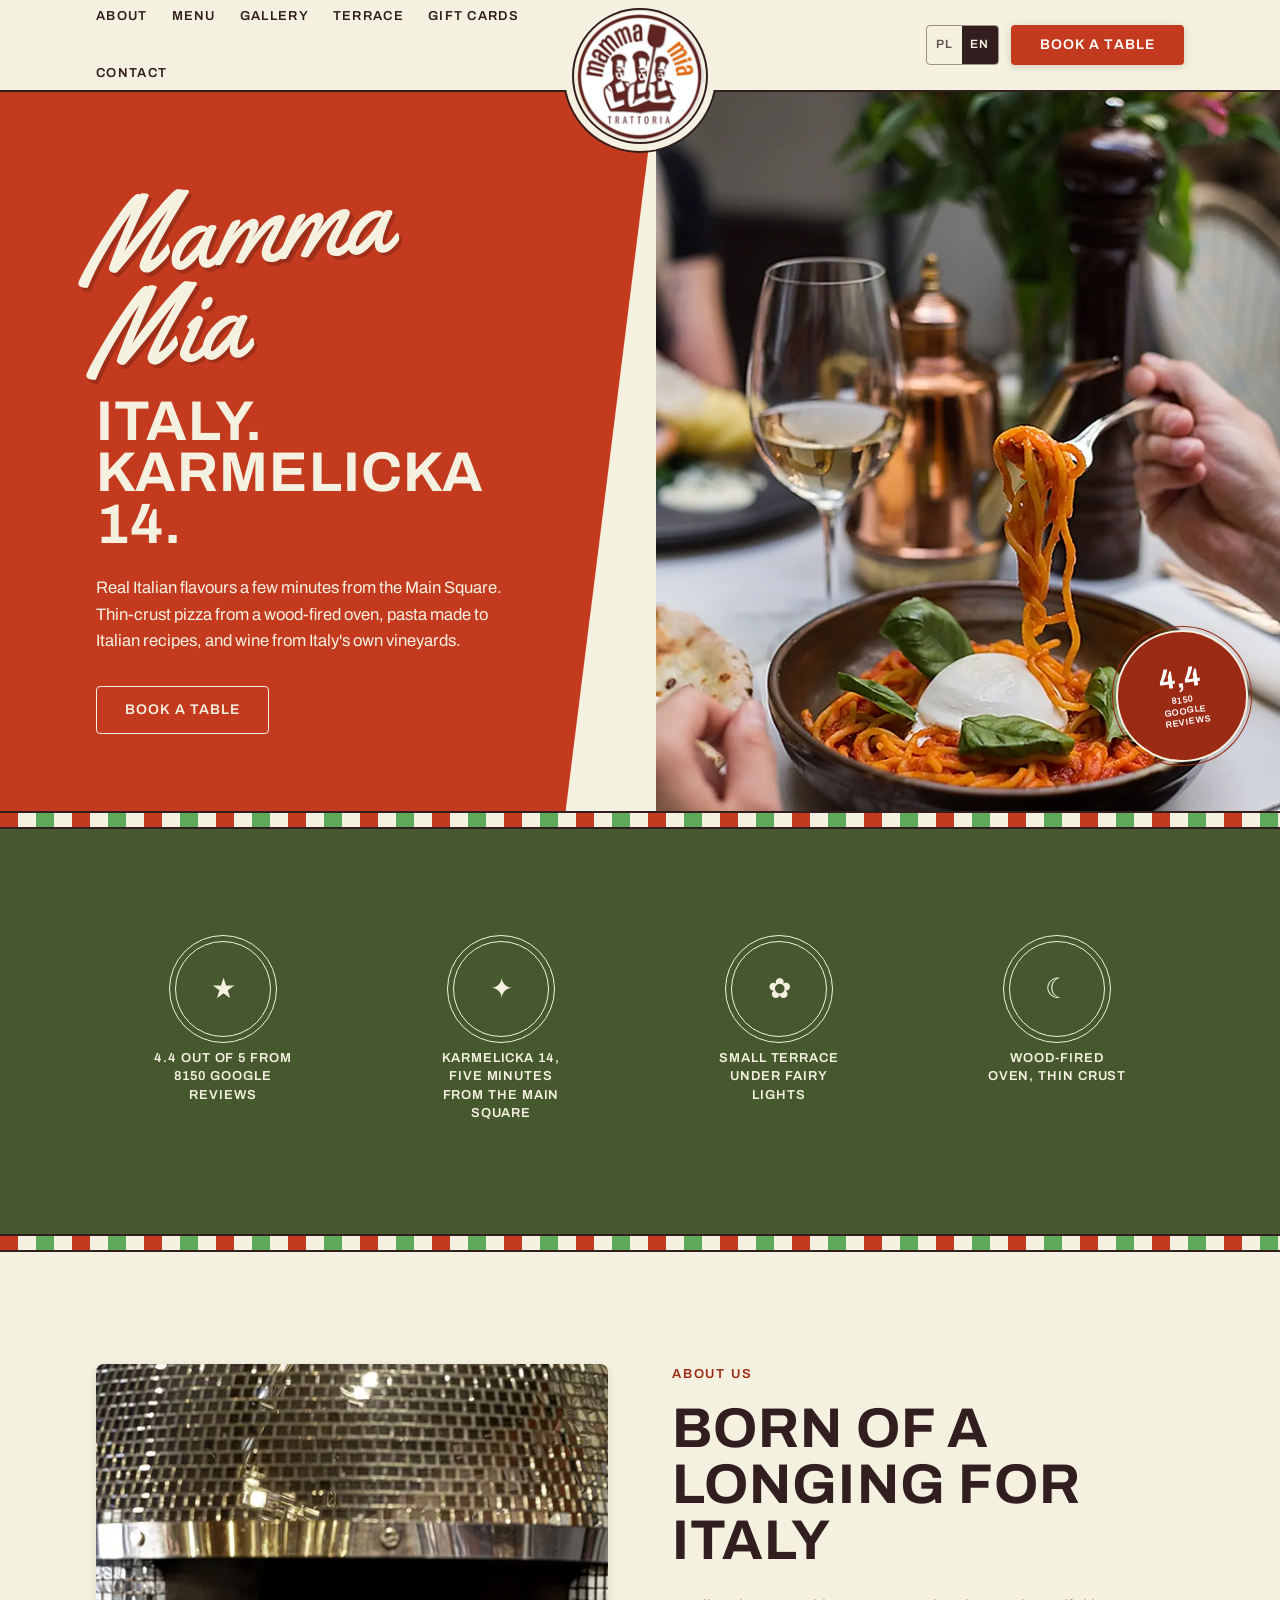
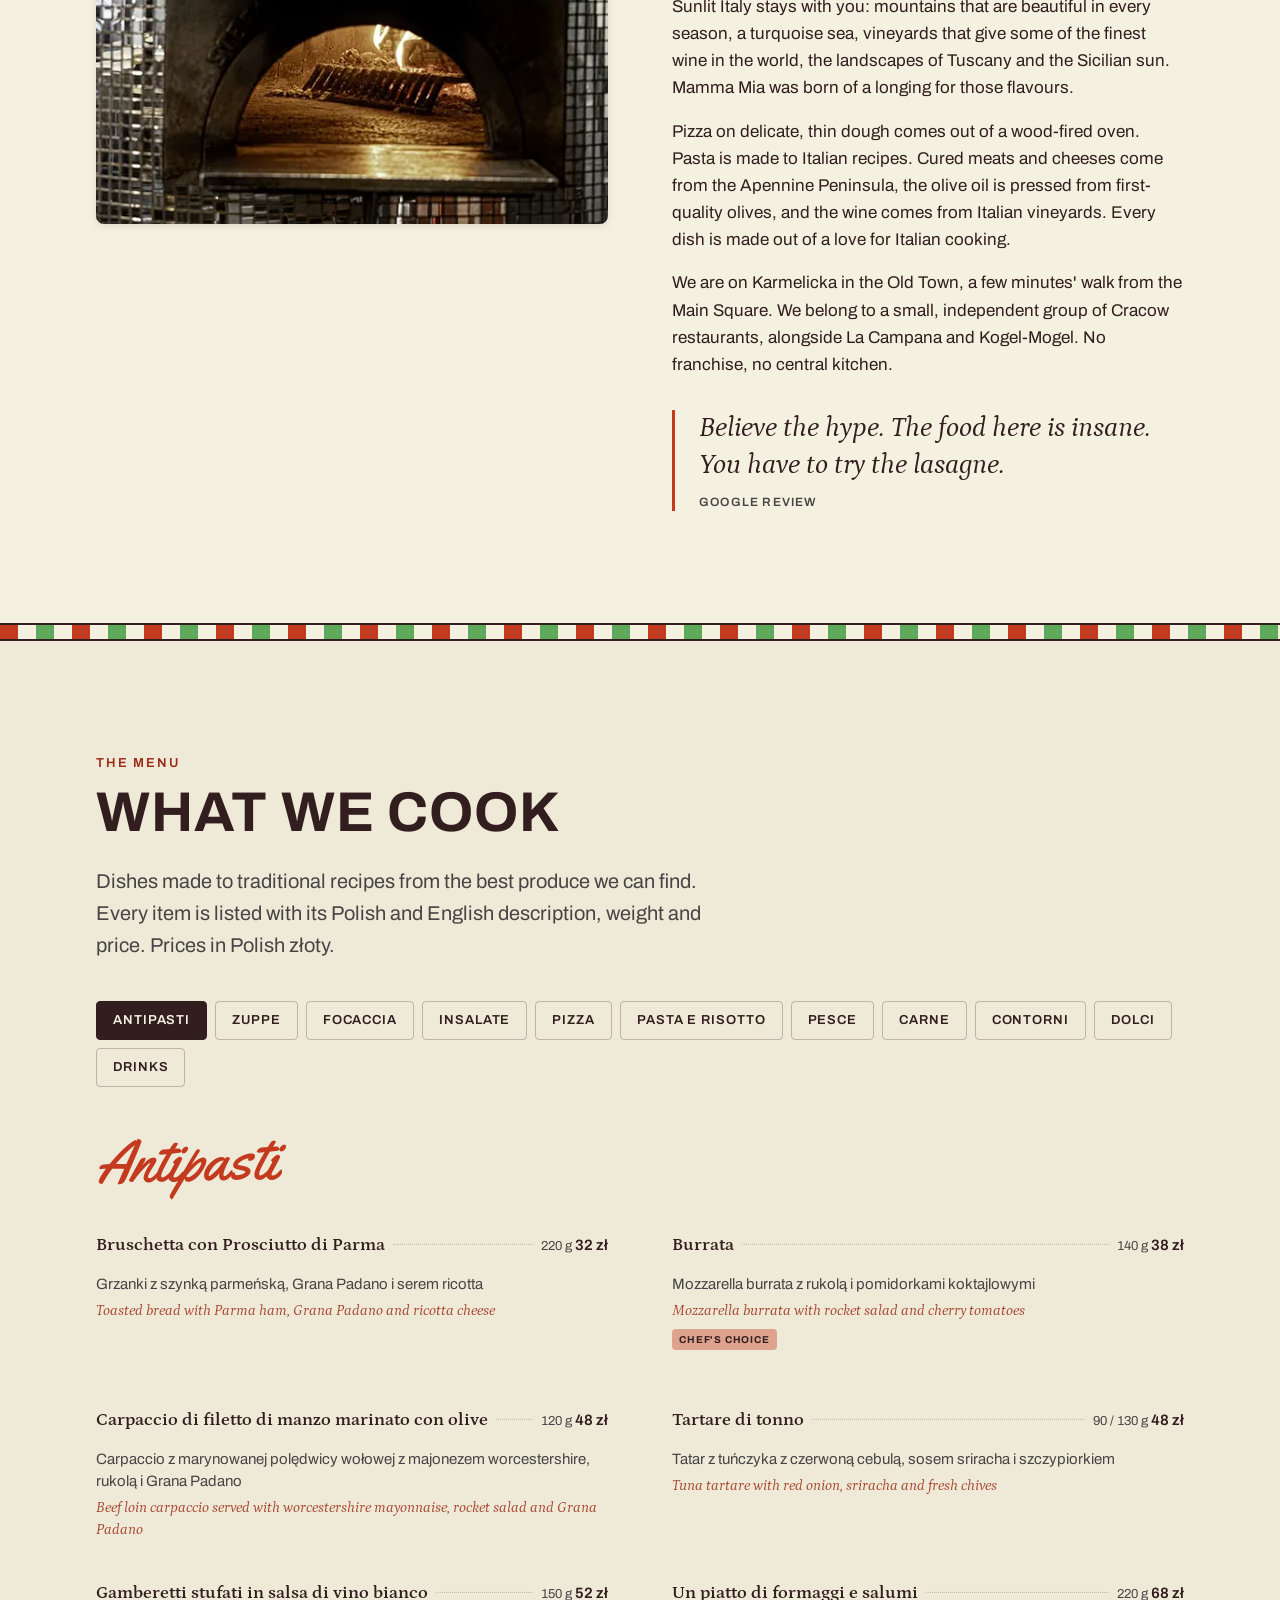
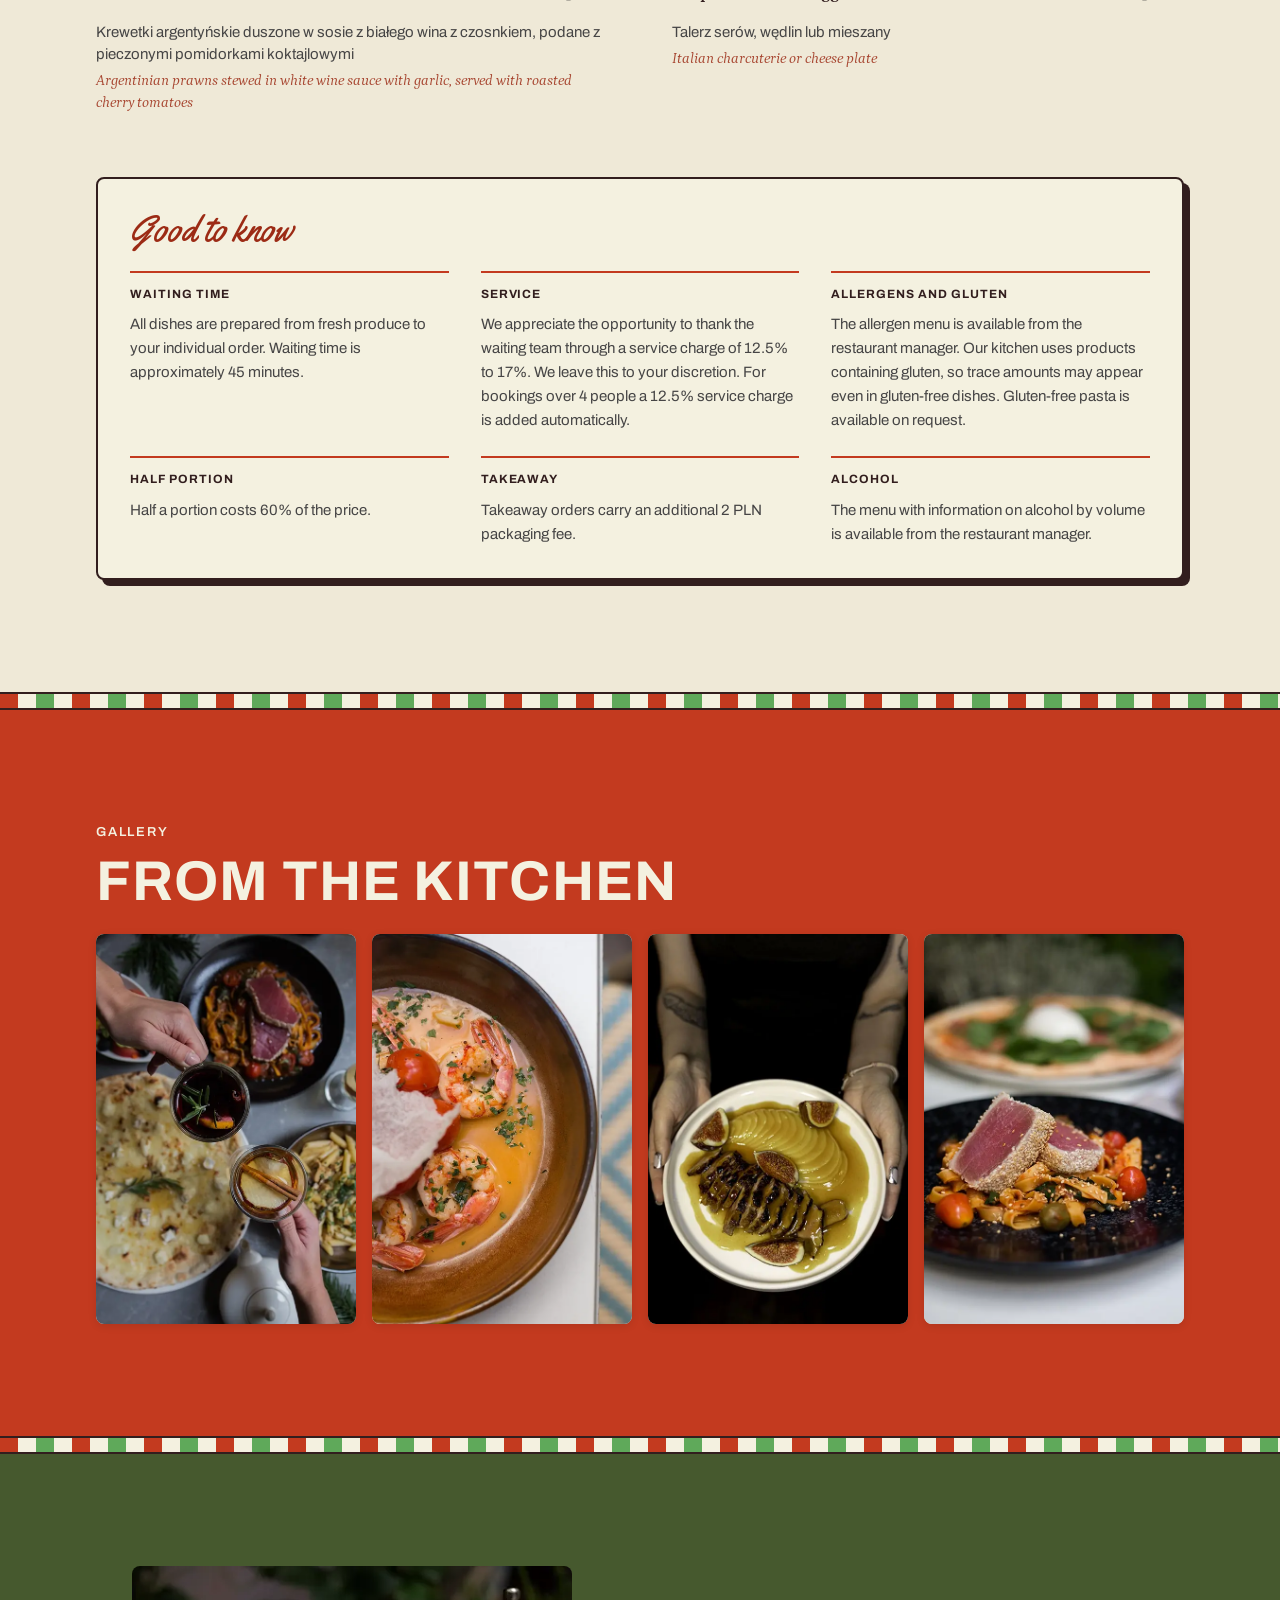
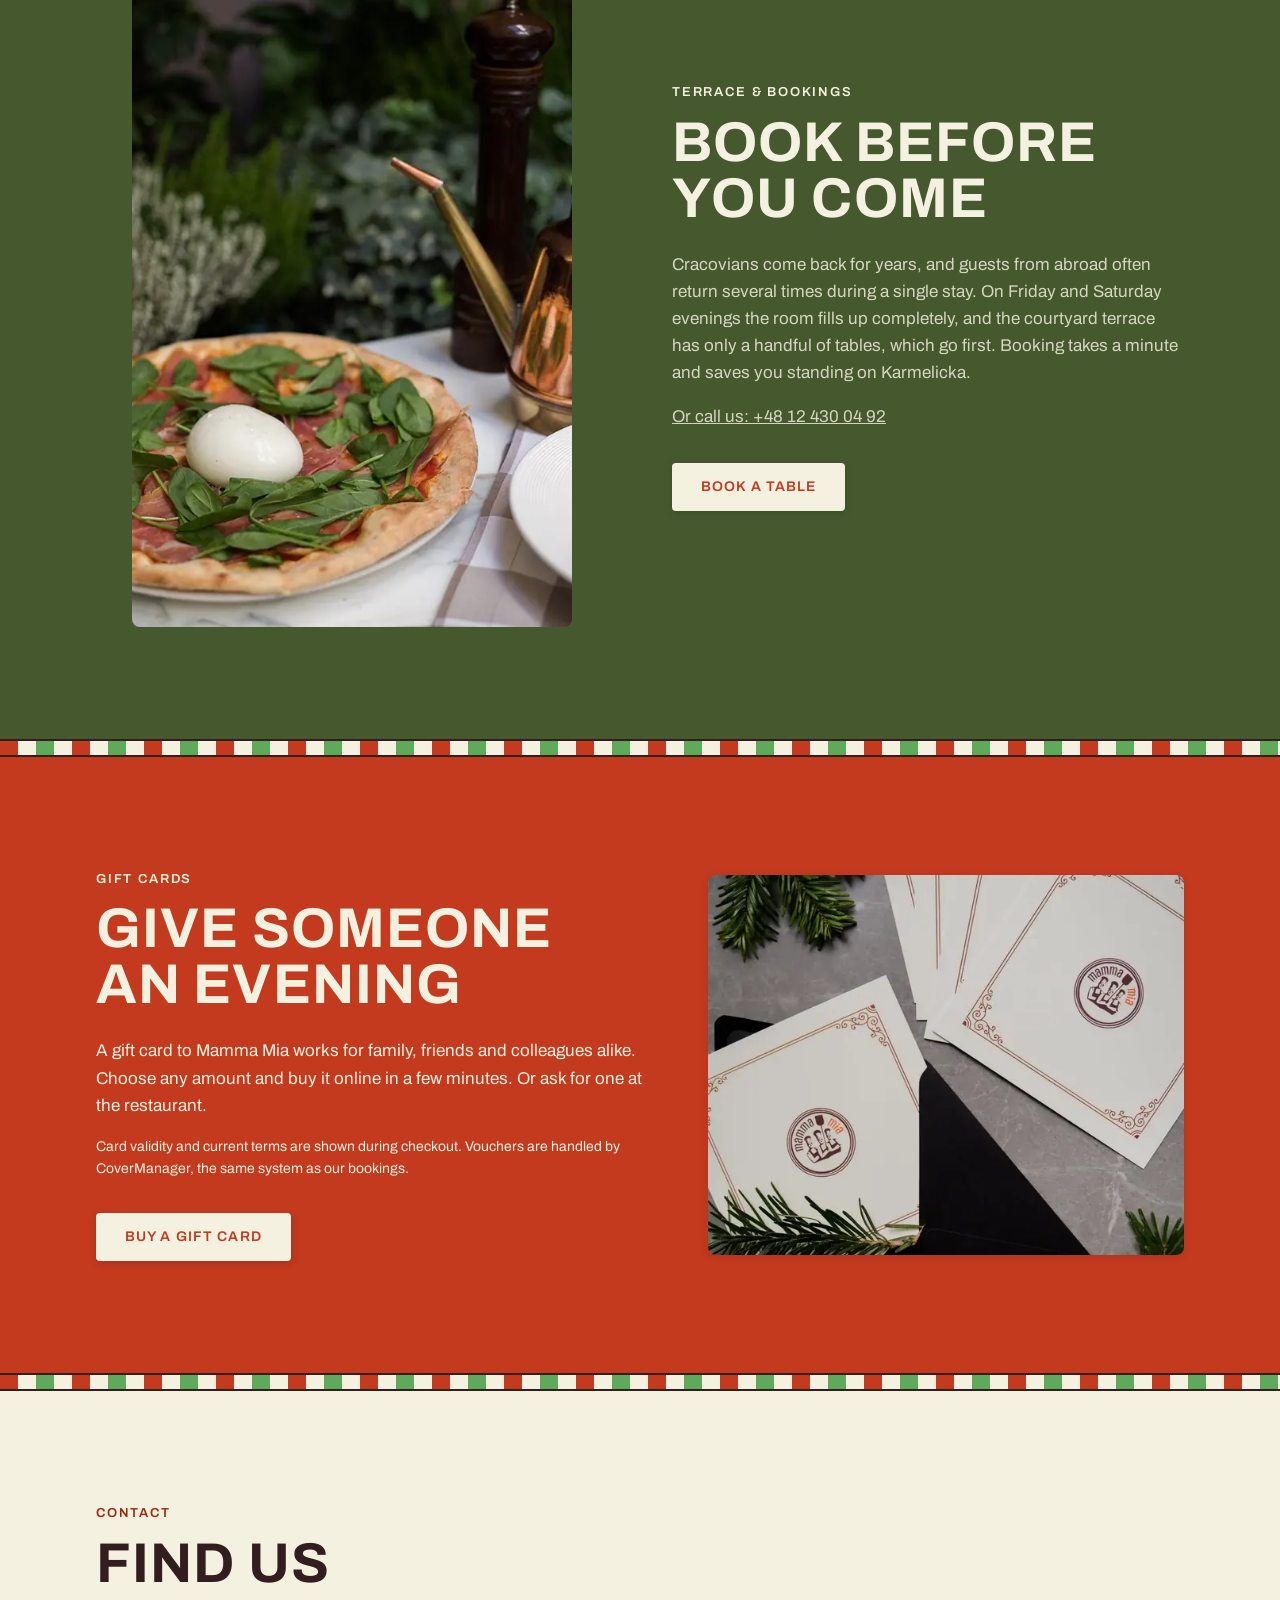
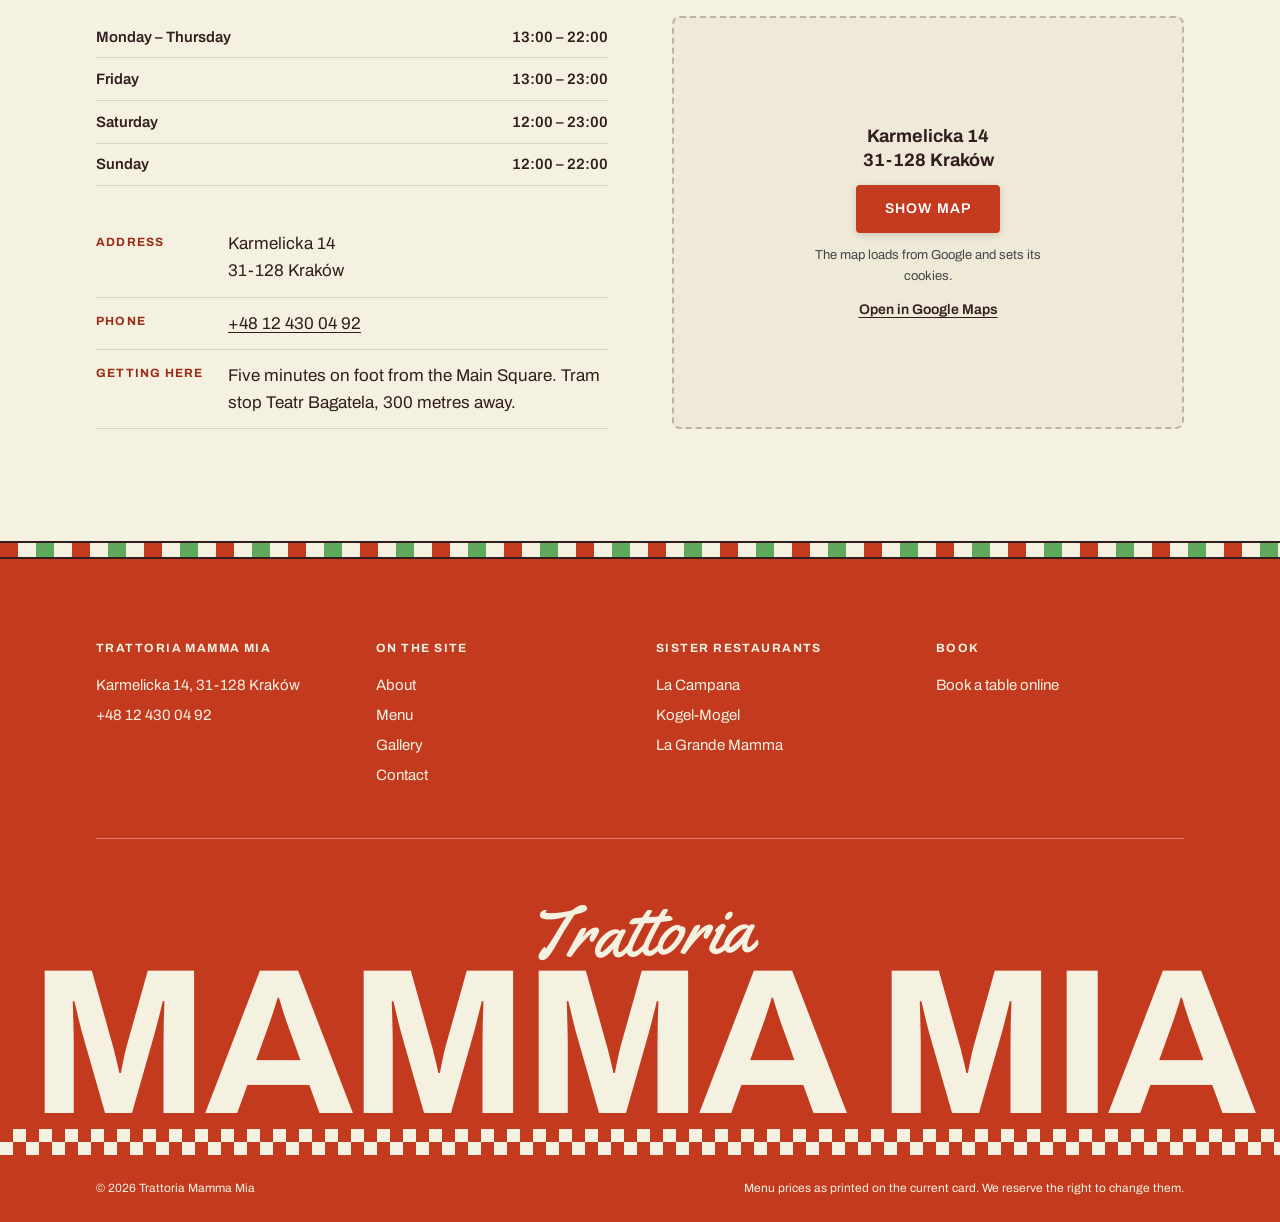
<file: index.html>
<!DOCTYPE html>
<html lang="pl">
<head>
  <meta charset="UTF-8">
  <meta name="viewport" content="width=device-width, initial-scale=1.0">

  <title>Trattoria Mamma Mia, włoska restauracja i pizzeria, Karmelicka 14, Kraków</title>

  <meta name="description" content="Trattoria przy Karmelickiej 14 w Krakowie, kilka minut od Rynku. Pizza na cienkim cieście z pieca opalanego drewnem, makarony według włoskich receptur, wędliny i sery z Półwyspu Apenińskiego, wina z włoskich winnic. Menu z cenami, godziny otwarcia i rezerwacja online.">

  <!-- Adres kanoniczny. Po przeniesieniu na domenę restauracji zmień go
       tutaj, w og:url, og:image i w sitemap.xml. -->
  <link rel="canonical" href="https://kexiis.github.io/mamma-mia/">

  <meta property="og:type" content="restaurant">
  <meta property="og:url" content="https://kexiis.github.io/mamma-mia/">
  <meta property="og:title" content="Trattoria Mamma Mia, Karmelicka 14, Kraków">
  <meta property="og:description" content="Prawdziwe włoskie smaki przy Karmelickiej 14 w Krakowie. Pizza z pieca opalanego drewnem, makarony według włoskich receptur i wina z włoskich winnic.">
  <meta property="og:image" content="https://kexiis.github.io/mamma-mia/images/hero-stolik-1098.webp">

  <link rel="preload" as="image" href="images/hero-stolik.webp"
        imagesrcset="images/hero-stolik.webp 549w, images/hero-stolik-1098.webp 1098w"
        imagesizes="(min-width: 900px) 70vw, 100vw" fetchpriority="high">
  <meta property="og:locale" content="pl_PL">

  <link rel="icon" href="images/favicon.png" sizes="64x64">

  <!-- Kroje hostowane lokalnie (patrz sekcja 0 w style.css).
       Preload tylko dla tego, co widać od razu: Archivo niesie cały
       interfejs, Yellowtail skrypt „Mamma Mia" w hero. Petrona jest
       poniżej pierwszego ekranu, więc czeka na swoją kolej. -->
  <link rel="preload" as="font" type="font/woff2" href="fonts/archivo-wght-latin.woff2" crossorigin>
  <link rel="preload" as="font" type="font/woff2" href="fonts/archivo-wght-latin-ext.woff2" crossorigin>
  <link rel="preload" as="font" type="font/woff2" href="fonts/yellowtail-400-latin.woff2" crossorigin>

  <link rel="stylesheet" href="css/style.css?v=60">
  <script>document.documentElement.classList.add('js');</script>
</head>
<body>

  <a class="visually-hidden" href="#menu" data-en="Skip to menu">Przejdź do menu</a>
  <header class="site-header">
    <div class="container site-header__inner">

      <a class="site-header__brand" href="#gora">
        <img class="site-header__seal" src="images/logo.webp" alt="" width="264" height="264" fetchpriority="high">
        <span class="site-header__wordmark"><span class="site-header__trattoria">Trattoria</span> Mamma Mia</span>
      </a>

      <div class="site-header__lead">
        <button class="nav-toggle" type="button" aria-expanded="false" aria-controls="site-nav">
          <span class="nav-toggle__bars" aria-hidden="true"></span>
          <span class="nav-toggle__label" data-en="Menu">Nawigacja</span>
        </button>

        <nav class="site-nav" id="site-nav" aria-label="Nawigacja główna">
          <a href="#o-nas" data-en="About">O nas</a>
          <a href="#menu" data-en="Menu">Menu</a>
          <a href="#galeria" data-en="Gallery">Galeria</a>
          <a href="#taras" data-en="Terrace">Taras</a>
          <a href="#bony" data-en="Gift cards">Bony</a>
        <a href="#kontakt" data-en="Contact">Kontakt</a>
          <a class="site-nav__cta"
             href="https://www.covermanager.com/reservation/module_restaurant/restaurante-mammamia/polish"
             data-href-en="https://www.covermanager.com/reservation/module_restaurant/restaurante-mammamia/english"
             target="_blank" rel="noopener"
             data-en="Book a table">Rezerwuj stolik</a>
        </nav>

      </div>

      <span class="site-header__spacer" aria-hidden="true"></span>


      <div class="site-header__actions">
        <div class="lang-switch" role="group" aria-label="Wybór języka">
          <button type="button" data-lang="pl" aria-pressed="true">PL</button>
          <button type="button" data-lang="en" aria-pressed="false">EN</button>
        </div>
        <a class="button button--primary"
           id="rezerwacja-gora"
           href="https://www.covermanager.com/reservation/module_restaurant/restaurante-mammamia/polish"
           data-href-en="https://www.covermanager.com/reservation/module_restaurant/restaurante-mammamia/english"
           target="_blank" rel="noopener"
           data-en="Book a table">Rezerwuj stolik</a>
      </div>

    </div>
  </header>

  <main id="gora">

    <section class="hero">

      <div class="hero__wedge">
        <p class="hero__script" aria-hidden="true">Mamma Mia</p>

        <h1 class="display hero__title">
          <span data-en="Italy.">Włochy.</span>
          <span class="hero__line-2">Karmelicka 14.</span>
        </h1>

        <p class="hero__lead" data-en="Real Italian flavours a few minutes from the Main Square. Thin-crust pizza from a wood-fired oven, pasta made to Italian recipes, and wine from Italy&#x27;s own vineyards.">
          Prawdziwe włoskie smaki kilka minut od Rynku. Pizza na cienkim cieście z pieca opalanego
          drewnem, makarony według włoskich receptur i wina z malowniczych włoskich winnic.
        </p>

        <p style="margin:0">
          <a class="button button--ghost"
             href="https://www.covermanager.com/reservation/module_restaurant/restaurante-mammamia/polish"
             data-href-en="https://www.covermanager.com/reservation/module_restaurant/restaurante-mammamia/english"
             target="_blank" rel="noopener"
             data-en="Book a table">Rezerwuj stolik</a>
        </p>
      </div>

      <figure class="hero__photo">

        <!-- Kontener bohatera jest niemal pionowy, więc siedział tu wcześniej
             kadr 3:1 rozciągany przez object-fit o ponad 25%. Teraz stoi tu
             zdjęcie pionowe 549x823, którego proporcje pasują do ramki,
             przeglądarka je pomniejsza, a nie powiększa, i dlatego jest ostre.
             Wariant 1098 px (Lanczos + wyostrzenie) obsługuje ekrany gęste. -->
        <img src="images/hero-stolik.webp"
             srcset="images/hero-stolik.webp 549w, images/hero-stolik-1098.webp 1098w"
             sizes="(min-width: 900px) 70vw, 100vw"
             alt="Stolik w Trattorii Mamma Mia: makaron z burratą, kieliszek wina, miedziany dzbanek i kwiaty"
             width="1098" height="1646" fetchpriority="high">

        <p class="sticker">
          <span class="sticker__score">4,4</span>
          <span class="sticker__label" data-en="8150 Google reviews">8150 opinii Google</span>
        </p>
      </figure>

    </section>

    <div class="stripe-band" aria-hidden="true"></div>

    <section class="section section--olive">
      <div class="container">
        <ul class="stamps">
          <li class="stamp">
            <span class="stamp__ring" aria-hidden="true">★</span>
            <span class="stamp__text" data-en="4.4 out of 5 from 8150 Google reviews">4,4 na 5 z 8150 opinii Google</span>
          </li>
          <li class="stamp">
            <span class="stamp__ring" aria-hidden="true">✦</span>
            <span class="stamp__text" data-en="Karmelicka 14, five minutes from the Main Square">Karmelicka 14, pięć minut od Rynku</span>
          </li>
          <li class="stamp">
            <span class="stamp__ring" aria-hidden="true">✿</span>
            <span class="stamp__text" data-en="Small terrace under fairy lights">Mały taras pod lampkami</span>
          </li>
          <li class="stamp">
            <span class="stamp__ring" aria-hidden="true">☾</span>
            <span class="stamp__text" data-en="Wood-fired oven, thin crust">Piec opalany drewnem, cienkie ciasto</span>
          </li>
        </ul>
      </div>
    </section>

    <div class="stripe-band" aria-hidden="true"></div>

    <section class="section" id="o-nas">
      <div class="container about__grid">

        <div class="about__media">
          <img src="images/piec.webp"
               alt="Wyłożony mozaiką piec opalany drewnem, z ogniem widocznym w palenisku"
               width="549" height="823" loading="lazy">
        </div>

        <div class="about__body">
          <p class="section__eyebrow" data-en="About us">O nas</p>
          <h2 class="section__title" data-en="Born of a longing for Italy">Z tęsknoty za Włochami</h2>

          <p data-en="Sunlit Italy stays with you: mountains that are beautiful in every season, a turquoise sea, vineyards that give some of the finest wine in the world, the landscapes of Tuscany and the Sicilian sun. Mamma Mia was born of a longing for those flavours.">
            Słoneczna Italia zostaje w pamięci na długo: góry piękne o każdej porze roku,
            turkusowe morze, winnice dające jedne z najdoskonalszych win na świecie, krajobrazy
            Toskanii i słońce Sycylii. Z tęsknoty za tamtymi smakami zrodziła się Mamma Mia.
          </p>

          <p data-en="Pizza on delicate, thin dough comes out of a wood-fired oven. Pasta is made to Italian recipes. Cured meats and cheeses come from the Apennine Peninsula, the olive oil is pressed from first-quality olives, and the wine comes from Italian vineyards. Every dish is made out of a love for Italian cooking.">
            Pizza na delikatnym, cienkim cieście wychodzi z pieca opalanego drewnem. Makarony
            robimy według włoskich receptur. Wędliny i sery sprowadzamy z Półwyspu Apenińskiego,
            oliwę tłoczymy z oliwek pierwszej jakości, a wina pochodzą z włoskich winnic.
            Każde danie powstaje z pasji i miłości do włoskiej kuchni.
          </p>

          <p data-en="We are on Karmelicka in the Old Town, a few minutes&#x27; walk from the Main Square. We belong to a small, independent group of Cracow restaurants, alongside La Campana and Kogel-Mogel. No franchise, no central kitchen.">
            Stoimy przy Karmelickiej, na Starym Mieście, kilka minut spacerem od Rynku. Należymy
            do małej, niezależnej krakowskiej grupy restauracji, obok La Campany i Kogla-Mogla.
            Bez franczyzy i bez kuchni centralnej.
          </p>

          <blockquote class="pull-quote" data-only="pl">
            Przepyszna pizza – idealne ciasto, składniki bardzo dobrej jakości
            i fajnie skomponowane połączenia smaków.
            <footer>Opinia w Google</footer>
          </blockquote>

          <blockquote class="pull-quote" data-only="en" lang="en">
            Believe the hype. The food here is insane. You have to try the lasagne.
            <footer>Google review</footer>
          </blockquote>
        </div>

      </div>
    </section>

    <div class="stripe-band" aria-hidden="true"></div>

    <section class="section section--alt" id="menu">
      <div class="container">

        <p class="section__eyebrow" data-en="The menu">Karta</p>
        <h2 class="section__title" data-en="What we cook">Co gotujemy</h2>
        <p class="lead" style="margin-bottom:2.5rem" data-en="Dishes made to traditional recipes from the best produce we can find. Every item is listed with its Polish and English description, weight and price. Prices in Polish złoty.">
          Dania przyrządzamy według tradycyjnych przepisów, z produktów najwyższej jakości.
          Każda pozycja z opisem po polsku i angielsku, gramaturą i ceną. Ceny w złotych.
        </p>

        <ul class="menu__tabs" role="tablist">
          <li role="presentation"><button class="menu__tab" type="button" role="tab" id="tab-antipasti" aria-controls="panel-antipasti" aria-selected="false">Antipasti</button></li>
          <li role="presentation"><button class="menu__tab" type="button" role="tab" id="tab-zuppe" aria-controls="panel-zuppe" aria-selected="false">Zuppe</button></li>
          <li role="presentation"><button class="menu__tab" type="button" role="tab" id="tab-focaccia" aria-controls="panel-focaccia" aria-selected="false">Focaccia</button></li>
          <li role="presentation"><button class="menu__tab" type="button" role="tab" id="tab-insalate" aria-controls="panel-insalate" aria-selected="false">Insalate</button></li>
          <li role="presentation"><button class="menu__tab" type="button" role="tab" id="tab-pizza" aria-controls="panel-pizza" aria-selected="false">Pizza</button></li>
          <li role="presentation"><button class="menu__tab" type="button" role="tab" id="tab-pasta" aria-controls="panel-pasta" aria-selected="false">Pasta e risotto</button></li>
          <li role="presentation"><button class="menu__tab" type="button" role="tab" id="tab-pesce" aria-controls="panel-pesce" aria-selected="false">Pesce</button></li>
          <li role="presentation"><button class="menu__tab" type="button" role="tab" id="tab-carne" aria-controls="panel-carne" aria-selected="false">Carne</button></li>
          <li role="presentation"><button class="menu__tab" type="button" role="tab" id="tab-contorni" aria-controls="panel-contorni" aria-selected="false">Contorni</button></li>
          <li role="presentation"><button class="menu__tab" type="button" role="tab" id="tab-dolci" aria-controls="panel-dolci" aria-selected="false">Dolci</button></li>
          <li role="presentation"><button class="menu__tab" type="button" role="tab" id="tab-napoje" aria-controls="panel-napoje" aria-selected="false" data-en="Drinks">Napoje</button></li>
        </ul>
        <section class="menu__panel" id="panel-antipasti" role="tabpanel" aria-labelledby="tab-antipasti">
          <h3 class="menu__panel-title">Antipasti</h3>
          <ul class="dishes">
            <li class="dish">
              <p class="dish__head">
                <span class="dish__name">Bruschetta con Prosciutto di Parma</span>
                <span class="dish__leader" aria-hidden="true"></span>
                <span class="dish__meta"><span class="dish__weight">220 g</span> 32 zł</span>
              </p>
              <p class="dish__desc">Grzanki z szynką parmeńską, Grana Padano i serem ricotta</p>
              <p class="dish__desc dish__desc--en" lang="en">Toasted bread with Parma ham, Grana Padano and ricotta cheese</p>
            </li>
            <li class="dish">
              <p class="dish__head">
                <span class="dish__name">Burrata</span>
                <span class="dish__leader" aria-hidden="true"></span>
                <span class="dish__meta"><span class="dish__weight">140 g</span> 38 zł</span>
              </p>
              <p class="dish__desc">Mozzarella burrata z rukolą i pomidorkami koktajlowymi</p>
              <p class="dish__desc dish__desc--en" lang="en">Mozzarella burrata with rocket salad and cherry tomatoes</p>
               <p class="dish__tags"><span class="tag tag--chef" data-en="Chef&#x27;s choice">Polecane przez szefa</span></p>
            </li>
            <li class="dish">
              <p class="dish__head">
                <span class="dish__name">Carpaccio di filetto di manzo marinato con olive</span>
                <span class="dish__leader" aria-hidden="true"></span>
                <span class="dish__meta"><span class="dish__weight">120 g</span> 48 zł</span>
              </p>
              <p class="dish__desc">Carpaccio z marynowanej polędwicy wołowej z majonezem worcestershire, rukolą i Grana Padano</p>
              <p class="dish__desc dish__desc--en" lang="en">Beef loin carpaccio served with worcestershire mayonnaise, rocket salad and Grana Padano</p>
            </li>
            <li class="dish">
              <p class="dish__head">
                <span class="dish__name">Tartare di tonno</span>
                <span class="dish__leader" aria-hidden="true"></span>
                <span class="dish__meta"><span class="dish__weight">90 / 130 g</span> 48 zł</span>
              </p>
              <p class="dish__desc">Tatar z tuńczyka z czerwoną cebulą, sosem sriracha i szczypiorkiem</p>
              <p class="dish__desc dish__desc--en" lang="en">Tuna tartare with red onion, sriracha and fresh chives</p>
            </li>
            <li class="dish">
              <p class="dish__head">
                <span class="dish__name">Gamberetti stufati in salsa di vino bianco</span>
                <span class="dish__leader" aria-hidden="true"></span>
                <span class="dish__meta"><span class="dish__weight">150 g</span> 52 zł</span>
              </p>
              <p class="dish__desc">Krewetki argentyńskie duszone w sosie z białego wina z czosnkiem, podane z pieczonymi pomidorkami koktajlowymi</p>
              <p class="dish__desc dish__desc--en" lang="en">Argentinian prawns stewed in white wine sauce with garlic, served with roasted cherry tomatoes</p>
            </li>
            <li class="dish">
              <p class="dish__head">
                <span class="dish__name">Un piatto di formaggi e salumi</span>
                <span class="dish__leader" aria-hidden="true"></span>
                <span class="dish__meta"><span class="dish__weight">220 g</span> 68 zł</span>
              </p>
              <p class="dish__desc">Talerz serów, wędlin lub mieszany</p>
              <p class="dish__desc dish__desc--en" lang="en">Italian charcuterie or cheese plate</p>
            </li>
          </ul>
        </section>
        <section class="menu__panel" id="panel-zuppe" role="tabpanel" aria-labelledby="tab-zuppe">
          <h3 class="menu__panel-title">Zuppe</h3>
          <ul class="dishes">
            <li class="dish">
              <p class="dish__head">
                <span class="dish__name">Krem pomidorowy</span>
                <span class="dish__leader" aria-hidden="true"></span>
                <span class="dish__meta"><span class="dish__weight">250 g</span> 26 zł</span>
              </p>
              <p class="dish__desc">Krem pomidorowo-paprykowy z mozzarellą i pesto bazyliowym</p>
              <p class="dish__desc dish__desc--en" lang="en">Tomato and bell pepper cream soup with mozzarella and basil pesto</p>
               <p class="dish__tags"><span class="tag" data-en="Vegetarian">Wegetariańskie</span></p>
            </li>
            <li class="dish">
              <p class="dish__head">
                <span class="dish__name">Zuppa di zucca</span>
                <span class="dish__leader" aria-hidden="true"></span>
                <span class="dish__meta"><span class="dish__weight">250 g</span> 26 zł</span>
              </p>
              <p class="dish__desc">Zupa dyniowa, płatki migdałów</p>
              <p class="dish__desc dish__desc--en" lang="en">Pumpkin soup, almond flakes</p>
               <p class="dish__tags"><span class="tag" data-en="Vegetarian">Wegetariańskie</span></p>
            </li>
          </ul>
        </section>
        <section class="menu__panel" id="panel-focaccia" role="tabpanel" aria-labelledby="tab-focaccia">
          <h3 class="menu__panel-title">Focaccia</h3>
          <ul class="dishes">
            <li class="dish">
              <p class="dish__head">
                <span class="dish__name">Focaccia con rosmarino</span>
                <span class="dish__leader" aria-hidden="true"></span>
                <span class="dish__meta"><span class="dish__weight">130 g</span> 26 zł</span>
              </p>
              <p class="dish__desc">Podpłomyk z rozmarynem</p>
              <p class="dish__desc dish__desc--en" lang="en">Focaccia with rosemary</p>
               <p class="dish__tags"><span class="tag" data-en="Vegetarian">Wegetariańskie</span></p>
            </li>
            <li class="dish">
              <p class="dish__head">
                <span class="dish__name">Focaccia con aglio</span>
                <span class="dish__leader" aria-hidden="true"></span>
                <span class="dish__meta"><span class="dish__weight">130 g</span> 26 zł</span>
              </p>
              <p class="dish__desc">Podpłomyk z czosnkiem</p>
              <p class="dish__desc dish__desc--en" lang="en">Focaccia with garlic</p>
               <p class="dish__tags"><span class="tag" data-en="Vegetarian">Wegetariańskie</span></p>
            </li>
            <li class="dish">
              <p class="dish__head">
                <span class="dish__name">Sosy</span>
                <span class="dish__leader" aria-hidden="true"></span>
              </p>
              <p class="dish__desc">Czosnkowy, pomidorowy</p>
              <p class="dish__desc dish__desc--en" lang="en">Garlic, tomato</p>
            </li>
          </ul>
        </section>
        <section class="menu__panel" id="panel-insalate" role="tabpanel" aria-labelledby="tab-insalate">
          <h3 class="menu__panel-title">Insalate</h3>
          <ul class="dishes">
            <li class="dish">
              <p class="dish__head">
                <span class="dish__name">Insalata di pollo</span>
                <span class="dish__leader" aria-hidden="true"></span>
                <span class="dish__meta"><span class="dish__weight">360 g</span> 48 zł</span>
              </p>
              <p class="dish__desc">Kompozycja sałat, pierś z kurczaka pieczona w przyprawach, pomidorki koktajlowe, rukola, pomidory, ogórek, migdały</p>
              <p class="dish__desc dish__desc--en" lang="en">Salad composition, chicken breast baked in herbs, cherry tomatoes, rocket salad, tomatoes, cucumber, almond flakes</p>
            </li>
            <li class="dish">
              <p class="dish__head">
                <span class="dish__name">Insalata di formaggio di capra</span>
                <span class="dish__leader" aria-hidden="true"></span>
                <span class="dish__meta"><span class="dish__weight">320 g</span> 48 zł</span>
              </p>
              <p class="dish__desc">Grillowany kozi ser, sałata rzymska, orzechy włoskie, gruszka, winogrona</p>
              <p class="dish__desc dish__desc--en" lang="en">Grilled goat cheese, romaine lettuce, walnuts, pear, grapes</p>
               <p class="dish__tags"><span class="tag" data-en="Vegetarian">Wegetariańskie</span></p>
            </li>
          </ul>
        </section>
        <section class="menu__panel" id="panel-pizza" role="tabpanel" aria-labelledby="tab-pizza">
          <h3 class="menu__panel-title">Pizza</h3>
          <ul class="dishes">
            <li class="dish">
              <p class="dish__head">
                <span class="dish__name">Margherita</span>
                <span class="dish__leader" aria-hidden="true"></span>
                <span class="dish__meta"><span class="dish__weight">300 g</span> 38 zł</span>
              </p>
              <p class="dish__desc">Sos pomidorowy, mozzarella Fior di Latte</p>
              <p class="dish__desc dish__desc--en" lang="en">Tomato sauce, mozzarella Fior di Latte</p>
               <p class="dish__tags"><span class="tag" data-en="Vegetarian">Wegetariańskie</span></p>
            </li>
            <li class="dish">
              <p class="dish__head">
                <span class="dish__name">Capricciosa</span>
                <span class="dish__leader" aria-hidden="true"></span>
                <span class="dish__meta"><span class="dish__weight">420 g</span> 42 zł</span>
              </p>
              <p class="dish__desc">Sos pomidorowy, mozzarella Fior di Latte, szynka Cotto, pieczarki portobello</p>
              <p class="dish__desc dish__desc--en" lang="en">Tomato sauce, mozzarella Fior di Latte, Cotto ham, portobello mushrooms</p>
            </li>
            <li class="dish">
              <p class="dish__head">
                <span class="dish__name">Zucca</span>
                <span class="dish__leader" aria-hidden="true"></span>
                <span class="dish__meta"><span class="dish__weight">250 g</span> 46 zł</span>
              </p>
              <p class="dish__desc">Sos pomidorowy, Fior di Latte, ricotta, salsiccia, pieczona dynia, rukola, pestki dyni</p>
              <p class="dish__desc dish__desc--en" lang="en">Tomato sauce, Fior di Latte, ricotta, salsiccia, roasted pumpkin, arugula, pumpkin seeds</p>
               <p class="dish__tags"><span class="tag tag--chef" data-en="Chef&#x27;s choice">Polecane przez szefa</span></p>
            </li>
            <li class="dish">
              <p class="dish__head">
                <span class="dish__name">Spinaci</span>
                <span class="dish__leader" aria-hidden="true"></span>
                <span class="dish__meta"><span class="dish__weight">400 g</span> 42 zł</span>
              </p>
              <p class="dish__desc">Sos pomidorowy, mozzarella Fior di Latte, szpinak, czosnek, ricotta</p>
              <p class="dish__desc dish__desc--en" lang="en">Tomato sauce, mozzarella Fior di Latte, spinach, garlic, ricotta</p>
               <p class="dish__tags"><span class="tag" data-en="Vegetarian">Wegetariańskie</span></p>
            </li>
            <li class="dish">
              <p class="dish__head">
                <span class="dish__name">Salame</span>
                <span class="dish__leader" aria-hidden="true"></span>
                <span class="dish__meta"><span class="dish__weight">390 g</span> 44 zł</span>
              </p>
              <p class="dish__desc">Sos pomidorowy, mozzarella Fior di Latte, salami Napoli, oliwki zielone</p>
              <p class="dish__desc dish__desc--en" lang="en">Tomato sauce, mozzarella Fior di Latte, salami Napoli, green olives</p>
            </li>
            <li class="dish">
              <p class="dish__head">
                <span class="dish__name">Salame piccante</span>
                <span class="dish__leader" aria-hidden="true"></span>
                <span class="dish__meta"><span class="dish__weight">410 g</span> 44 zł</span>
              </p>
              <p class="dish__desc">Sos pomidorowy, mozzarella Fior di Latte, salami spianate, grillowane warzywa: papryka, cukinia, bakłażan, czerwona cebula</p>
              <p class="dish__desc dish__desc--en" lang="en">Tomato sauce, mozzarella Fior di Latte, salami spianate, grilled vegetables: pepper, zucchini, eggplant, red onion</p>
               <p class="dish__tags"><span class="tag tag--chef" data-en="Chef&#x27;s choice">Polecane przez szefa</span><span class="tag tag--spicy" data-en="Spicy">Pikantne</span></p>
            </li>
            <li class="dish">
              <p class="dish__head">
                <span class="dish__name">Quattro Formaggi</span>
                <span class="dish__leader" aria-hidden="true"></span>
                <span class="dish__meta"><span class="dish__weight">350 g</span> 44 zł</span>
              </p>
              <p class="dish__desc">Mozzarella Fior di Latte, gorgonzola, kozi ser dojrzewający, ser ricotta</p>
              <p class="dish__desc dish__desc--en" lang="en">Mozzarella Fior di Latte, gorgonzola, aged goat cheese, ricotta cheese</p>
               <p class="dish__tags"><span class="tag" data-en="Vegetarian">Wegetariańskie</span></p>
            </li>
            <li class="dish">
              <p class="dish__head">
                <span class="dish__name">Mamma Mia</span>
                <span class="dish__leader" aria-hidden="true"></span>
                <span class="dish__meta"><span class="dish__weight">275 g</span> 42 zł</span>
              </p>
              <p class="dish__desc">Mozzarella Fior di Latte, kozi ser, orzeszki piniowe, miód</p>
              <p class="dish__desc dish__desc--en" lang="en">Mozzarella Fior di Latte, goat cheese, pine nuts, honey</p>
               <p class="dish__tags"><span class="tag" data-en="Vegetarian">Wegetariańskie</span></p>
            </li>
            <li class="dish">
              <p class="dish__head">
                <span class="dish__name">Parma</span>
                <span class="dish__leader" aria-hidden="true"></span>
                <span class="dish__meta"><span class="dish__weight">350 g</span> 48 zł</span>
              </p>
              <p class="dish__desc">Sos pomidorowy, mozzarella Fior di Latte, szynka parmeńska, rukola</p>
              <p class="dish__desc dish__desc--en" lang="en">Tomato sauce, mozzarella Fior di Latte, Parma ham, rocket salad</p>
            </li>
            <li class="dish">
              <p class="dish__head">
                <span class="dish__name">Diavola</span>
                <span class="dish__leader" aria-hidden="true"></span>
                <span class="dish__meta"><span class="dish__weight">360 g</span> 44 zł</span>
              </p>
              <p class="dish__desc">Sos pomidorowy, mozzarella Fior di Latte, salami spianate, papryczka jalapeño, peperoncino</p>
              <p class="dish__desc dish__desc--en" lang="en">Tomato sauce, mozzarella Fior di Latte, salami spianate, jalapeño, peperoncino pepper</p>
               <p class="dish__tags"><span class="tag tag--spicy" data-en="Spicy">Pikantne</span></p>
            </li>
            <li class="dish">
              <p class="dish__head">
                <span class="dish__name">Parma e Burrata</span>
                <span class="dish__leader" aria-hidden="true"></span>
                <span class="dish__meta"><span class="dish__weight">450 g</span> 54 zł</span>
              </p>
              <p class="dish__desc">Sos pomidorowy, mozzarella Fior di Latte, mozzarella burrata, szynka parmeńska, szpinak baby</p>
              <p class="dish__desc dish__desc--en" lang="en">Tomato sauce, mozzarella Fior di Latte, mozzarella burrata, Parma ham, baby spinach</p>
            </li>
          </ul>
        </section>
        <section class="menu__panel" id="panel-pasta" role="tabpanel" aria-labelledby="tab-pasta">
          <h3 class="menu__panel-title">Pasta e risotto</h3>
          <ul class="dishes">
            <li class="dish">
              <p class="dish__head">
                <span class="dish__name">Tagliatelle alla primavera</span>
                <span class="dish__leader" aria-hidden="true"></span>
                <span class="dish__meta"><span class="dish__weight">390 g</span> 42 zł</span>
              </p>
              <p class="dish__desc">Tagliatelle w sosie śmietanowym z zielonymi warzywami i Grana Padano</p>
              <p class="dish__desc dish__desc--en" lang="en">Tagliatelle in a creamy sauce with green vegetables and Grana Padano</p>
               <p class="dish__tags"><span class="tag" data-en="Vegetarian">Wegetariańskie</span></p>
            </li>
            <li class="dish">
              <p class="dish__head">
                <span class="dish__name">Spaghetti alla carbonara</span>
                <span class="dish__leader" aria-hidden="true"></span>
                <span class="dish__meta"><span class="dish__weight">365 g</span> 44 zł</span>
              </p>
              <p class="dish__desc">Spaghetti w sosie serowo-śmietanowym z żółtkiem, Grana Padano i guanciale</p>
              <p class="dish__desc dish__desc--en" lang="en">Spaghetti in cheese and cream sauce with egg yolk, Grana Padano and guanciale</p>
            </li>
            <li class="dish">
              <p class="dish__head">
                <span class="dish__name">Pappardelle con pollo e funghi</span>
                <span class="dish__leader" aria-hidden="true"></span>
                <span class="dish__meta"><span class="dish__weight">330 g</span> 46 zł</span>
              </p>
              <p class="dish__desc">Pappardelle w sosie śmietanowym z kurczakiem, grzybami i natką pietruszki</p>
              <p class="dish__desc dish__desc--en" lang="en">Pappardelle in cream sauce with chicken, mushrooms and parsley</p>
            </li>
            <li class="dish">
              <p class="dish__head">
                <span class="dish__name">Spaghetti al pomodoro con burrata</span>
                <span class="dish__leader" aria-hidden="true"></span>
                <span class="dish__meta"><span class="dish__weight">330 g</span> 48 zł</span>
              </p>
              <p class="dish__desc">Spaghetti w sosie pomidorowym z burratą</p>
              <p class="dish__desc dish__desc--en" lang="en">Spaghetti in tomato sauce with burrata</p>
               <p class="dish__tags"><span class="tag" data-en="Vegetarian">Wegetariańskie</span></p>
            </li>
            <li class="dish">
              <p class="dish__head">
                <span class="dish__name">Pappardelle con manzo e pomodoro</span>
                <span class="dish__leader" aria-hidden="true"></span>
                <span class="dish__meta"><span class="dish__weight">270 g</span> 56 zł</span>
              </p>
              <p class="dish__desc">Pappardelle z polędwicą w sosie śmietanowo-pomidorowym z czosnkiem, chilli, tymiankiem i natką pietruszki</p>
              <p class="dish__desc dish__desc--en" lang="en">Pappardelle with beef loin in tomato and cream sauce with garlic, chilli pepper, thyme and parsley</p>
               <p class="dish__tags"><span class="tag tag--chef" data-en="Chef&#x27;s choice">Polecane przez szefa</span><span class="tag tag--spicy" data-en="Spicy">Pikantne</span></p>
            </li>
            <li class="dish">
              <p class="dish__head">
                <span class="dish__name">Tagliolini con gamberetti e spinaci</span>
                <span class="dish__leader" aria-hidden="true"></span>
                <span class="dish__meta"><span class="dish__weight">360 g</span> 56 zł</span>
              </p>
              <p class="dish__desc">Tagliolini w sosie z białego wina z krewetkami, szpinakiem i czosnkiem</p>
              <p class="dish__desc dish__desc--en" lang="en">Tagliolini in white wine sauce with prawns, spinach and garlic</p>
            </li>
            <li class="dish">
              <p class="dish__head">
                <span class="dish__name">Lasagne al ragù</span>
                <span class="dish__leader" aria-hidden="true"></span>
                <span class="dish__meta"><span class="dish__weight">340 g</span> 49 zł</span>
              </p>
              <p class="dish__desc">Lazania mięsna z pieca podawana z lekko pikantnym sosem ze świeżych pomidorów, zapiekana z Grana Padano</p>
              <p class="dish__desc dish__desc--en" lang="en">Oven-baked lasagna with meat, slightly spicy fresh tomato sauce and Grana Padano cheese</p>
               <p class="dish__tags"><span class="tag tag--spicy" data-en="Spicy">Pikantne</span></p>
            </li>
            <li class="dish">
              <p class="dish__head">
                <span class="dish__name">Risotto con gamberetti</span>
                <span class="dish__leader" aria-hidden="true"></span>
                <span class="dish__meta"><span class="dish__weight">340 g</span> 56 zł</span>
              </p>
              <p class="dish__desc">Risotto z krewetkami w pikantnym sosie pomidorowo-śmietanowym z natką pietruszki</p>
              <p class="dish__desc dish__desc--en" lang="en">Risotto with prawns in a spicy tomato and cream sauce with parsley</p>
               <p class="dish__tags"><span class="tag tag--spicy" data-en="Spicy">Pikantne</span><span class="tag" data-en="Gluten-free">Bezglutenowe</span></p>
            </li>
            <li class="dish">
              <p class="dish__head">
                <span class="dish__name">Ravioli con spinaci e ricotta</span>
                <span class="dish__leader" aria-hidden="true"></span>
                <span class="dish__meta"><span class="dish__weight">200 g</span> 44 zł</span>
              </p>
              <p class="dish__desc">Ravioli ze szpinakiem i ricottą podawane z sosem maślano-szałwiowym</p>
              <p class="dish__desc dish__desc--en" lang="en">Ravioli with spinach and ricotta served with butter and sage sauce</p>
               <p class="dish__tags"><span class="tag" data-en="Vegetarian">Wegetariańskie</span></p>
            </li>
            <li class="dish">
              <p class="dish__head">
                <span class="dish__name">Tagliatelle con salmone</span>
                <span class="dish__leader" aria-hidden="true"></span>
                <span class="dish__meta"><span class="dish__weight">340 g</span> 52 zł</span>
              </p>
              <p class="dish__desc">Tagliatelle z kawałkami łososia, groszkiem cukrowym i suszonymi pomidorami w sosie z mascarpone z natką pietruszki</p>
              <p class="dish__desc dish__desc--en" lang="en">Tagliatelle with salmon, sugar peas and dried tomatoes in a mascarpone sauce with parsley</p>
            </li>
          </ul>
        </section>
        <section class="menu__panel" id="panel-pesce" role="tabpanel" aria-labelledby="tab-pesce">
          <h3 class="menu__panel-title">Pesce</h3>
          <ul class="dishes">
            <li class="dish">
              <p class="dish__head">
                <span class="dish__name">Salmone con spinaci</span>
                <span class="dish__leader" aria-hidden="true"></span>
                <span class="dish__meta"><span class="dish__weight">150 / 290 g</span> 64 zł</span>
              </p>
              <p class="dish__desc">Łosoś z duszonym szpinakiem, czosnkiem, ziemniakiem ogniskowym i sosem winno-maślanym</p>
              <p class="dish__desc dish__desc--en" lang="en">Salmon with stewed spinach, garlic, roasted potatoes and wine butter sauce</p>
               <p class="dish__tags"><span class="tag" data-en="Gluten-free">Bezglutenowe</span></p>
            </li>
            <li class="dish">
              <p class="dish__head">
                <span class="dish__name">Bistecca di tonno alla griglia</span>
                <span class="dish__leader" aria-hidden="true"></span>
                <span class="dish__meta"><span class="dish__weight">140 / 380 g</span> 74 zł</span>
              </p>
              <p class="dish__desc">Grillowany stek z tuńczyka z białym sezamem, serwowany na makaronie z czarnymi oliwkami, kaparami, anchois i karczochami w sosie pomidorowo-ostrygowym</p>
              <p class="dish__desc dish__desc--en" lang="en">Grilled tuna steak with white sesame served on pasta with black olives, capers, anchovies and artichokes in tomato and oyster sauce</p>
               <p class="dish__tags"><span class="tag tag--chef" data-en="Chef&#x27;s choice">Polecane przez szefa</span></p>
            </li>
          </ul>
        </section>
        <section class="menu__panel" id="panel-carne" role="tabpanel" aria-labelledby="tab-carne">
          <h3 class="menu__panel-title">Carne</h3>
          <ul class="dishes">
            <li class="dish">
              <p class="dish__head">
                <span class="dish__name">Petto d&#x27;anatra arrosto in salsa</span>
                <span class="dish__leader" aria-hidden="true"></span>
                <span class="dish__meta"><span class="dish__weight">200 / 430 g</span> 68 zł</span>
              </p>
              <p class="dish__desc">Pieczona pierś z kaczki sous vide w sosie miodowo-pomarańczowym z kawałkami świeżej gruszki i figi, serwowana z gnocchi</p>
              <p class="dish__desc dish__desc--en" lang="en">Baked duck breast sous vide in honey and orange sauce with fresh pear and fig, served with gnocchi</p>
               <p class="dish__tags"><span class="tag tag--chef" data-en="Chef&#x27;s choice">Polecane przez szefa</span></p>
            </li>
            <li class="dish">
              <p class="dish__head">
                <span class="dish__name">Saltimbocca</span>
                <span class="dish__leader" aria-hidden="true"></span>
                <span class="dish__meta"><span class="dish__weight">150 / 255 g</span> 74 zł</span>
              </p>
              <p class="dish__desc">Kotleciki cielęce duszone w białym winie z szałwią, szynką parmeńską i groszkiem cukrowym, serwowane z gnocchi</p>
              <p class="dish__desc dish__desc--en" lang="en">Veal chops stewed in white wine with sage, Parma ham and snap peas, served with gnocchi</p>
            </li>
            <li class="dish">
              <p class="dish__head">
                <span class="dish__name">Filetto di manzo alla griglia</span>
                <span class="dish__leader" aria-hidden="true"></span>
                <span class="dish__meta"><span class="dish__weight">180 / 270 g</span> 86 zł</span>
              </p>
              <p class="dish__desc">Sezonowana polędwica wołowa z grilla, ziemniaki z rozmarynem, sos z zielonego pieprzu, szpinak</p>
              <p class="dish__desc dish__desc--en" lang="en">Grilled beef loin served with green pepper sauce, rosemary potatoes and spinach</p>
               <p class="dish__tags"><span class="tag" data-en="Gluten-free">Bezglutenowe</span></p>
            </li>
          </ul>
        </section>
        <section class="menu__panel" id="panel-contorni" role="tabpanel" aria-labelledby="tab-contorni">
          <h3 class="menu__panel-title">Contorni</h3>
          <ul class="dishes">
            <li class="dish">
              <p class="dish__head">
                <span class="dish__name">Patate al forno con rosmarino</span>
                <span class="dish__leader" aria-hidden="true"></span>
                <span class="dish__meta"><span class="dish__weight">180 g</span> 16 zł</span>
              </p>
              <p class="dish__desc">Ziemniaki pieczone z rozmarynem</p>
              <p class="dish__desc dish__desc--en" lang="en">Baked potatoes with rosemary</p>
               <p class="dish__tags"><span class="tag" data-en="Gluten-free">Bezglutenowe</span><span class="tag" data-en="Vegetarian">Wegetariańskie</span></p>
            </li>
            <li class="dish">
              <p class="dish__head">
                <span class="dish__name">Insalata mista</span>
                <span class="dish__leader" aria-hidden="true"></span>
                <span class="dish__meta"><span class="dish__weight">130 g</span> 16 zł</span>
              </p>
              <p class="dish__desc">Sałata dębowa, pomidorki koktajlowe, oliwki, rukola</p>
              <p class="dish__desc dish__desc--en" lang="en">Oak leaf lettuce, cherry tomatoes, olives, arugula</p>
               <p class="dish__tags"><span class="tag" data-en="Gluten-free">Bezglutenowe</span><span class="tag" data-en="Vegetarian">Wegetariańskie</span></p>
            </li>
            <li class="dish">
              <p class="dish__head">
                <span class="dish__name">Spinaci con aglio</span>
                <span class="dish__leader" aria-hidden="true"></span>
                <span class="dish__meta"><span class="dish__weight">120 g</span> 16 zł</span>
              </p>
              <p class="dish__desc">Świeży szpinak duszony z czosnkiem</p>
              <p class="dish__desc dish__desc--en" lang="en">Spinach stewed with garlic</p>
               <p class="dish__tags"><span class="tag" data-en="Gluten-free">Bezglutenowe</span></p>
            </li>
            <li class="dish">
              <p class="dish__head">
                <span class="dish__name">Gnocchi</span>
                <span class="dish__leader" aria-hidden="true"></span>
                <span class="dish__meta"><span class="dish__weight">180 g</span> 16 zł</span>
              </p>
               <p class="dish__tags"><span class="tag" data-en="Vegetarian">Wegetariańskie</span></p>
            </li>
          </ul>
        </section>
        <section class="menu__panel" id="panel-dolci" role="tabpanel" aria-labelledby="tab-dolci">
          <h3 class="menu__panel-title">Dolci</h3>
          <ul class="dishes">
            <li class="dish">
              <p class="dish__head">
                <span class="dish__name">Tiramisù</span>
                <span class="dish__leader" aria-hidden="true"></span>
                <span class="dish__meta"><span class="dish__weight">130 g</span> 28 zł</span>
              </p>
            </li>
            <li class="dish">
              <p class="dish__head">
                <span class="dish__name">Crème brûlée</span>
                <span class="dish__leader" aria-hidden="true"></span>
                <span class="dish__meta"><span class="dish__weight">140 g</span> 28 zł</span>
              </p>
               <p class="dish__tags"><span class="tag" data-en="Gluten-free">Bezglutenowe</span></p>
            </li>
            <li class="dish">
              <p class="dish__head">
                <span class="dish__name">Torta al cioccolato</span>
                <span class="dish__leader" aria-hidden="true"></span>
                <span class="dish__meta"><span class="dish__weight">170 g</span> 32 zł</span>
              </p>
              <p class="dish__desc">Pieczone ciastko czekoladowe z płynnym środkiem, sos ze świeżych pomarańczy</p>
              <p class="dish__desc dish__desc--en" lang="en">A la minute soft chocolate cake, fresh orange sauce</p>
            </li>
          </ul>
        </section>
        <section class="menu__panel" id="panel-napoje" role="tabpanel" aria-labelledby="tab-napoje">
          <h3 class="menu__panel-title" data-en="Drinks">Napoje</h3>
          <h4 class="menu__subtitle" data-en="Cocktails">Koktajle</h4>
          <ul class="dishes">
            <li class="dish">
              <p class="dish__head">
                <span class="dish__name">Pornstar Martini</span>
                <span class="dish__leader" aria-hidden="true"></span>
                <span class="dish__meta">40 zł</span>
              </p>
              <p class="dish__desc">Wódka waniliowa, puree z marakui, syrop cukrowy, prosecco</p>
              <p class="dish__desc dish__desc--en" lang="en">Vanilla vodka, passion fruit purée, sugar syrup, prosecco</p>
            </li>
            <li class="dish">
              <p class="dish__head">
                <span class="dish__name">Negroni</span>
                <span class="dish__leader" aria-hidden="true"></span>
                <span class="dish__meta">38 zł</span>
              </p>
              <p class="dish__desc">Campari, wermut Rosso, Tanqueray no. Ten, pomarańcza</p>
              <p class="dish__desc dish__desc--en" lang="en">Campari, Rosso vermouth, Tanqueray no. Ten, orange</p>
            </li>
            <li class="dish">
              <p class="dish__head">
                <span class="dish__name">G&amp;T Orange</span>
                <span class="dish__leader" aria-hidden="true"></span>
                <span class="dish__meta">38 zł</span>
              </p>
              <p class="dish__desc">Tanqueray Flor de Sevilla, tonic, pomarańcza</p>
              <p class="dish__desc dish__desc--en" lang="en">Tanqueray Flor de Sevilla, tonic, orange</p>
            </li>
            <li class="dish">
              <p class="dish__head">
                <span class="dish__name">Whisky Sour</span>
                <span class="dish__leader" aria-hidden="true"></span>
                <span class="dish__meta">36 zł</span>
              </p>
              <p class="dish__desc">Johnnie Walker Black Label, sok z cytryny, syrop cukrowy, białko, angostura</p>
              <p class="dish__desc dish__desc--en" lang="en">Johnnie Walker Black Label, lemon juice, sugar syrup, egg white, angostura</p>
            </li>
            <li class="dish">
              <p class="dish__head">
                <span class="dish__name">Hugo Spritz</span>
                <span class="dish__leader" aria-hidden="true"></span>
                <span class="dish__meta">36 zł</span>
              </p>
              <p class="dish__desc">Aperitivo Sambuco, prosecco, woda gazowana, limonka, mięta</p>
              <p class="dish__desc dish__desc--en" lang="en">Aperitivo Sambuco, prosecco, sparkling water, lime, mint</p>
            </li>
            <li class="dish">
              <p class="dish__head">
                <span class="dish__name">Aperol Spritz</span>
                <span class="dish__leader" aria-hidden="true"></span>
                <span class="dish__meta">38 zł</span>
              </p>
              <p class="dish__desc">Aperol, prosecco, woda gazowana, pomarańcza</p>
              <p class="dish__desc dish__desc--en" lang="en">Aperol, prosecco, sparkling water, orange</p>
            </li>
            <li class="dish">
              <p class="dish__head">
                <span class="dish__name">Amaretto Sour</span>
                <span class="dish__leader" aria-hidden="true"></span>
                <span class="dish__meta">36 zł</span>
              </p>
              <p class="dish__desc">Likier Amaretto, Bulleit Bourbon, białko, syrop cukrowy</p>
              <p class="dish__desc dish__desc--en" lang="en">Amaretto liqueur, Bulleit Bourbon, egg white, sugar syrup</p>
            </li>
          </ul>
          <h4 class="menu__subtitle" data-en="Non-alcoholic cocktails">Mocktaile</h4>
          <ul class="dishes">
            <li class="dish">
              <p class="dish__head">
                <span class="dish__name">Aperitivo 0% Spritz</span>
                <span class="dish__leader" aria-hidden="true"></span>
                <span class="dish__meta">26 zł</span>
              </p>
              <p class="dish__desc">Gasco Aperitivo bitter, woda gazowana, pomarańcza</p>
              <p class="dish__desc dish__desc--en" lang="en">Gasco Aperitivo bitter, sparkling water, orange</p>
            </li>
            <li class="dish">
              <p class="dish__head">
                <span class="dish__name">G&amp;T 0%</span>
                <span class="dish__leader" aria-hidden="true"></span>
                <span class="dish__meta">30 zł</span>
              </p>
              <p class="dish__desc">Gin 0%, tonic, limonka</p>
              <p class="dish__desc dish__desc--en" lang="en">Gin 0%, tonic, lime</p>
            </li>
            <li class="dish">
              <p class="dish__head">
                <span class="dish__name">Limoncello Spritz 0%</span>
                <span class="dish__leader" aria-hidden="true"></span>
                <span class="dish__meta">28 zł</span>
              </p>
              <p class="dish__desc">Limoncello 0%, tonic, cytryna</p>
              <p class="dish__desc dish__desc--en" lang="en">Limoncello 0%, tonic, lemon</p>
            </li>
          </ul>
          <h4 class="menu__subtitle" data-en="White wine, glass 125 ml / bottle">Wino białe, kieliszek 125 ml / butelka</h4>
          <ul class="dishes">
            <li class="dish">
              <p class="dish__head">
                <span class="dish__name">Pinot Grigio Asolo Montello</span>
                <span class="dish__leader" aria-hidden="true"></span>
                <span class="dish__meta">28 / 140 zł</span>
              </p>
              <p class="dish__desc">Dal Bello, Veneto, Włochy</p>
              <p class="dish__desc dish__desc--en" lang="en">Dal Bello, Veneto, Italy</p>
            </li>
            <li class="dish">
              <p class="dish__head">
                <span class="dish__name">Sauvignon Blanc Pradio Sobaja</span>
                <span class="dish__leader" aria-hidden="true"></span>
                <span class="dish__meta">170 zł</span>
              </p>
              <p class="dish__desc">Cielo e Terra, Włochy</p>
              <p class="dish__desc dish__desc--en" lang="en">Cielo e Terra, Italy</p>
            </li>
            <li class="dish">
              <p class="dish__head">
                <span class="dish__name">Pecorino</span>
                <span class="dish__leader" aria-hidden="true"></span>
                <span class="dish__meta">32 / 150 zł</span>
              </p>
              <p class="dish__desc">Casal Farneto Quirico, Włochy</p>
              <p class="dish__desc dish__desc--en" lang="en">Casal Farneto Quirico, Italy</p>
            </li>
            <li class="dish">
              <p class="dish__head">
                <span class="dish__name">Riesling Feinherb St Cuvée #10</span>
                <span class="dish__leader" aria-hidden="true"></span>
                <span class="dish__meta">33 / 160 zł</span>
              </p>
              <p class="dish__desc">Gebrüder Steffen, Mozela, Niemcy</p>
              <p class="dish__desc dish__desc--en" lang="en">Gebrüder Steffen, Mosel, Germany</p>
            </li>
            <li class="dish">
              <p class="dish__head">
                <span class="dish__name">Sauvignon Blanc</span>
                <span class="dish__leader" aria-hidden="true"></span>
                <span class="dish__meta">32 / 155 zł</span>
              </p>
              <p class="dish__desc">Cuatro Rayas, Hiszpania</p>
              <p class="dish__desc dish__desc--en" lang="en">Cuatro Rayas, Spain</p>
            </li>
            <li class="dish">
              <p class="dish__head">
                <span class="dish__name">Chablis</span>
                <span class="dish__leader" aria-hidden="true"></span>
                <span class="dish__meta">370 zł</span>
              </p>
              <p class="dish__desc">Domaine Hamelin, Burgundia, Francja</p>
              <p class="dish__desc dish__desc--en" lang="en">Domaine Hamelin, Burgundy, France</p>
            </li>
            <li class="dish">
              <p class="dish__head">
                <span class="dish__name">Solaris</span>
                <span class="dish__leader" aria-hidden="true"></span>
                <span class="dish__meta">43 / 210 zł</span>
              </p>
              <p class="dish__desc">Winnica Wzgórze Lanckorońskie, Polska</p>
              <p class="dish__desc dish__desc--en" lang="en">Wzgórze Lanckorońskie, Poland</p>
            </li>
          </ul>
          <h4 class="menu__subtitle" data-en="Rosé wine">Wino różowe</h4>
          <ul class="dishes">
            <li class="dish">
              <p class="dish__head">
                <span class="dish__name">Clarendelle Rosé</span>
                <span class="dish__leader" aria-hidden="true"></span>
                <span class="dish__meta">45 / 220 zł</span>
              </p>
              <p class="dish__desc">Clarence Dillon, Bordeaux, Francja</p>
              <p class="dish__desc dish__desc--en" lang="en">Clarence Dillon, Bordeaux, France</p>
            </li>
          </ul>
          <h4 class="menu__subtitle" data-en="Red wine">Wino czerwone</h4>
          <ul class="dishes">
            <li class="dish">
              <p class="dish__head">
                <span class="dish__name">Merlot Asolo Montello</span>
                <span class="dish__leader" aria-hidden="true"></span>
                <span class="dish__meta">29 / 145 zł</span>
              </p>
              <p class="dish__desc">Dal Bello, Veneto, Włochy</p>
              <p class="dish__desc dish__desc--en" lang="en">Dal Bello, Veneto, Italy</p>
            </li>
            <li class="dish">
              <p class="dish__head">
                <span class="dish__name">Chianti</span>
                <span class="dish__leader" aria-hidden="true"></span>
                <span class="dish__meta">150 zł</span>
              </p>
              <p class="dish__desc">Colli Sensei, Włochy</p>
              <p class="dish__desc dish__desc--en" lang="en">Colli Sensei, Italy</p>
            </li>
            <li class="dish">
              <p class="dish__head">
                <span class="dish__name">Ripasso Valpolicella Classico Superiore</span>
                <span class="dish__leader" aria-hidden="true"></span>
                <span class="dish__meta">47 / 230 zł</span>
              </p>
              <p class="dish__desc">Monte del Frà, Veneto, Włochy</p>
              <p class="dish__desc dish__desc--en" lang="en">Monte del Frà, Veneto, Italy</p>
            </li>
            <li class="dish">
              <p class="dish__head">
                <span class="dish__name">Primitivo</span>
                <span class="dish__leader" aria-hidden="true"></span>
                <span class="dish__meta">31 / 150 zł</span>
              </p>
              <p class="dish__desc">Gran Sasso, Włochy</p>
              <p class="dish__desc dish__desc--en" lang="en">Gran Sasso, Italy</p>
            </li>
            <li class="dish">
              <p class="dish__head">
                <span class="dish__name">Barbera d&#x27;Asti Desideria</span>
                <span class="dish__leader" aria-hidden="true"></span>
                <span class="dish__meta">210 zł</span>
              </p>
              <p class="dish__desc">Guasti, Piemont, Włochy</p>
              <p class="dish__desc dish__desc--en" lang="en">Guasti, Piedmont, Italy</p>
            </li>
            <li class="dish">
              <p class="dish__head">
                <span class="dish__name">Rioja Crianza</span>
                <span class="dish__leader" aria-hidden="true"></span>
                <span class="dish__meta">47 / 230 zł</span>
              </p>
              <p class="dish__desc">Ramón Bilbao, La Rioja, Hiszpania</p>
              <p class="dish__desc dish__desc--en" lang="en">Ramón Bilbao, La Rioja, Spain</p>
            </li>
            <li class="dish">
              <p class="dish__head">
                <span class="dish__name">Malbec Teia</span>
                <span class="dish__leader" aria-hidden="true"></span>
                <span class="dish__meta">39 / 220 zł</span>
              </p>
              <p class="dish__desc">Bodega Lagrande, Argentyna</p>
              <p class="dish__desc dish__desc--en" lang="en">Bodega Lagrande, Argentina</p>
            </li>
          </ul>
          <h4 class="menu__subtitle" data-en="Sparkling and sweet wine">Wina musujące i deserowe</h4>
          <ul class="dishes">
            <li class="dish">
              <p class="dish__head">
                <span class="dish__name">Prosecco DOC Treviso Brut Millesimato</span>
                <span class="dish__leader" aria-hidden="true"></span>
                <span class="dish__meta">29 / 140 zł</span>
              </p>
              <p class="dish__desc">Dal Bello, Włochy</p>
              <p class="dish__desc dish__desc--en" lang="en">Dal Bello, Italy</p>
            </li>
            <li class="dish">
              <p class="dish__head">
                <span class="dish__name">Prosecco Rosé Brut</span>
                <span class="dish__leader" aria-hidden="true"></span>
                <span class="dish__meta">32 / 155 zł</span>
              </p>
              <p class="dish__desc">Montelvini, Włochy</p>
              <p class="dish__desc dish__desc--en" lang="en">Montelvini, Italy</p>
            </li>
            <li class="dish">
              <p class="dish__head">
                <span class="dish__name">Moscato d&#x27;Asti</span>
                <span class="dish__leader" aria-hidden="true"></span>
                <span class="dish__meta">32 / 155 zł</span>
              </p>
              <p class="dish__desc">Araldica, Włochy</p>
              <p class="dish__desc dish__desc--en" lang="en">Araldica, Italy</p>
            </li>
            <li class="dish">
              <p class="dish__head">
                <span class="dish__name">Evadne Verdejo 0%</span>
                <span class="dish__leader" aria-hidden="true"></span>
                <span class="dish__meta">29 / 140 zł</span>
              </p>
              <p class="dish__desc">Bodegas Verdúguez, bezalkoholowe</p>
              <p class="dish__desc dish__desc--en" lang="en">Bodegas Verdúguez, non-alcoholic</p>
            </li>
            <li class="dish">
              <p class="dish__head">
                <span class="dish__name">Fizzero Sparkling 0%</span>
                <span class="dish__leader" aria-hidden="true"></span>
                <span class="dish__meta">29 / 140 zł</span>
              </p>
              <p class="dish__desc">De Bortoli Wines, bezalkoholowe</p>
              <p class="dish__desc dish__desc--en" lang="en">De Bortoli Wines, non-alcoholic</p>
            </li>
          </ul>
          <h4 class="menu__subtitle" data-en="Beer">Piwo</h4>
          <ul class="dishes">
            <li class="dish">
              <p class="dish__head">
                <span class="dish__name">Peroni Nastro Azzurro</span>
                <span class="dish__leader" aria-hidden="true"></span>
                <span class="dish__meta">20 zł</span>
              </p>
              <p class="dish__desc">beczkowe, 400 ml</p>
              <p class="dish__desc dish__desc--en" lang="en">draft, 400 ml</p>
            </li>
            <li class="dish">
              <p class="dish__head">
                <span class="dish__name">Książęce Złote Pszeniczne</span>
                <span class="dish__leader" aria-hidden="true"></span>
                <span class="dish__meta">18 / 20 zł</span>
              </p>
              <p class="dish__desc">beczkowe, 330 / 500 ml</p>
              <p class="dish__desc dish__desc--en" lang="en">draft, 330 / 500 ml</p>
            </li>
            <li class="dish">
              <p class="dish__head">
                <span class="dish__name">Książęce Lager</span>
                <span class="dish__leader" aria-hidden="true"></span>
                <span class="dish__meta">18 / 20 zł</span>
              </p>
              <p class="dish__desc">beczkowe, 330 / 500 ml</p>
              <p class="dish__desc dish__desc--en" lang="en">draft, 330 / 500 ml</p>
            </li>
            <li class="dish">
              <p class="dish__head">
                <span class="dish__name">Książęce IPA</span>
                <span class="dish__leader" aria-hidden="true"></span>
                <span class="dish__meta">21 zł</span>
              </p>
              <p class="dish__desc">butelkowe, 500 ml</p>
              <p class="dish__desc dish__desc--en" lang="en">bottled, 500 ml</p>
            </li>
            <li class="dish">
              <p class="dish__head">
                <span class="dish__name">Książęce Ciemne Łagodne</span>
                <span class="dish__leader" aria-hidden="true"></span>
                <span class="dish__meta">21 zł</span>
              </p>
              <p class="dish__desc">butelkowe, 500 ml</p>
              <p class="dish__desc dish__desc--en" lang="en">bottled, 500 ml</p>
            </li>
            <li class="dish">
              <p class="dish__head">
                <span class="dish__name">Książęce Czerwony Lager</span>
                <span class="dish__leader" aria-hidden="true"></span>
                <span class="dish__meta">21 zł</span>
              </p>
              <p class="dish__desc">butelkowe, 500 ml</p>
              <p class="dish__desc dish__desc--en" lang="en">bottled, 500 ml</p>
            </li>
            <li class="dish">
              <p class="dish__head">
                <span class="dish__name">Captain Jack Original / Citrus Tonic</span>
                <span class="dish__leader" aria-hidden="true"></span>
                <span class="dish__meta">18 zł</span>
              </p>
              <p class="dish__desc">smakowe, 400 ml</p>
              <p class="dish__desc dish__desc--en" lang="en">flavoured, 400 ml</p>
            </li>
            <li class="dish">
              <p class="dish__head">
                <span class="dish__name">Hardmade Exotic Kumkwat / Yuzu Lemon</span>
                <span class="dish__leader" aria-hidden="true"></span>
                <span class="dish__meta">18 zł</span>
              </p>
              <p class="dish__desc">smakowe, 400 ml</p>
              <p class="dish__desc dish__desc--en" lang="en">flavoured, 400 ml</p>
            </li>
            <li class="dish">
              <p class="dish__head">
                <span class="dish__name">Single Citrus Smoothie Juice IPA</span>
                <span class="dish__leader" aria-hidden="true"></span>
                <span class="dish__meta">25 zł</span>
              </p>
              <p class="dish__desc">krakowskie kraftowe, 500 ml</p>
              <p class="dish__desc dish__desc--en" lang="en">Cracow craft, 500 ml</p>
            </li>
            <li class="dish">
              <p class="dish__head">
                <span class="dish__name">Czternastka Pils</span>
                <span class="dish__leader" aria-hidden="true"></span>
                <span class="dish__meta">24 zł</span>
              </p>
              <p class="dish__desc">krakowskie kraftowe, 500 ml</p>
              <p class="dish__desc dish__desc--en" lang="en">Cracow craft, 500 ml</p>
            </li>
            <li class="dish">
              <p class="dish__head">
                <span class="dish__name">Peroni Nastro Azzurro 0%</span>
                <span class="dish__leader" aria-hidden="true"></span>
                <span class="dish__meta">18 zł</span>
              </p>
              <p class="dish__desc">bezalkoholowe, 330 ml</p>
              <p class="dish__desc dish__desc--en" lang="en">non-alcoholic, 330 ml</p>
            </li>
            <li class="dish">
              <p class="dish__head">
                <span class="dish__name">Lech Free Lager / Lime Mint</span>
                <span class="dish__leader" aria-hidden="true"></span>
                <span class="dish__meta">18 zł</span>
              </p>
              <p class="dish__desc">bezalkoholowe, 330 ml</p>
              <p class="dish__desc dish__desc--en" lang="en">non-alcoholic, 330 ml</p>
            </li>
            <li class="dish">
              <p class="dish__head">
                <span class="dish__name">Książęce Złote Pszeniczne 0% / IPA 0%</span>
                <span class="dish__leader" aria-hidden="true"></span>
                <span class="dish__meta">21 zł</span>
              </p>
              <p class="dish__desc">bezalkoholowe, 500 ml</p>
              <p class="dish__desc dish__desc--en" lang="en">non-alcoholic, 500 ml</p>
            </li>
          </ul>
          <h4 class="menu__subtitle" data-en="Hot beverages">Napoje gorące</h4>
          <ul class="dishes">
            <li class="dish">
              <p class="dish__head">
                <span class="dish__name">Espresso</span>
                <span class="dish__leader" aria-hidden="true"></span>
                <span class="dish__meta">14 zł</span>
              </p>
            </li>
            <li class="dish">
              <p class="dish__head">
                <span class="dish__name">Espresso Doppio</span>
                <span class="dish__leader" aria-hidden="true"></span>
                <span class="dish__meta">16 zł</span>
              </p>
            </li>
            <li class="dish">
              <p class="dish__head">
                <span class="dish__name">Espresso Macchiato</span>
                <span class="dish__leader" aria-hidden="true"></span>
                <span class="dish__meta">15 zł</span>
              </p>
            </li>
            <li class="dish">
              <p class="dish__head">
                <span class="dish__name">Americano</span>
                <span class="dish__leader" aria-hidden="true"></span>
                <span class="dish__meta">15 zł</span>
              </p>
            </li>
            <li class="dish">
              <p class="dish__head">
                <span class="dish__name">Cappuccino</span>
                <span class="dish__leader" aria-hidden="true"></span>
                <span class="dish__meta">17 zł</span>
              </p>
            </li>
            <li class="dish">
              <p class="dish__head">
                <span class="dish__name">Flat White</span>
                <span class="dish__leader" aria-hidden="true"></span>
                <span class="dish__meta">17 zł</span>
              </p>
            </li>
            <li class="dish">
              <p class="dish__head">
                <span class="dish__name">Latte</span>
                <span class="dish__leader" aria-hidden="true"></span>
                <span class="dish__meta">18 zł</span>
              </p>
            </li>
            <li class="dish">
              <p class="dish__head">
                <span class="dish__name">Italian Coffee</span>
                <span class="dish__leader" aria-hidden="true"></span>
                <span class="dish__meta">29 zł</span>
              </p>
            </li>
            <li class="dish">
              <p class="dish__head">
                <span class="dish__name">Irish Coffee</span>
                <span class="dish__leader" aria-hidden="true"></span>
                <span class="dish__meta">29 zł</span>
              </p>
            </li>
            <li class="dish">
              <p class="dish__head">
                <span class="dish__name">Baileys Coffee</span>
                <span class="dish__leader" aria-hidden="true"></span>
                <span class="dish__meta">28 zł</span>
              </p>
            </li>
            <li class="dish">
              <p class="dish__head">
                <span class="dish__name">Herbata Newby</span>
                <span class="dish__leader" aria-hidden="true"></span>
                <span class="dish__meta">22 zł</span>
              </p>
              <p class="dish__desc">Earl Grey, assam, English breakfast, jasmin blossom, green tea gunpowder, mango strawberry, rosehip, black tropical</p>
            </li>
            <li class="dish">
              <p class="dish__head">
                <span class="dish__name">Herbata Damman</span>
                <span class="dish__leader" aria-hidden="true"></span>
                <span class="dish__meta">22 zł</span>
              </p>
              <p class="dish__desc">Malina–marakuja, English breakfast, rumianek, Earl Grey, mięta, rooibos cytrusowo-owocowy, jaśminowa, zielona Yunnan Vert</p>
              <p class="dish__desc dish__desc--en" lang="en">Raspberry–passion fruit, English breakfast, camomile, Earl Grey, mint, citrus-fruit rooibos, jasmine, green Yunnan Vert</p>
            </li>
          </ul>
          <h4 class="menu__subtitle" data-en="Cold drinks">Napoje zimne</h4>
          <ul class="dishes">
            <li class="dish">
              <p class="dish__head">
                <span class="dish__name">Coca-Cola Zero / Original Taste</span>
                <span class="dish__leader" aria-hidden="true"></span>
                <span class="dish__meta">15 zł</span>
              </p>
              <p class="dish__desc">250 ml</p>
            </li>
            <li class="dish">
              <p class="dish__head">
                <span class="dish__name">Fanta / Sprite</span>
                <span class="dish__leader" aria-hidden="true"></span>
                <span class="dish__meta">15 zł</span>
              </p>
              <p class="dish__desc">250 ml</p>
            </li>
            <li class="dish">
              <p class="dish__head">
                <span class="dish__name">Kinley Tonic Water / Pink Aromatic Berry</span>
                <span class="dish__leader" aria-hidden="true"></span>
                <span class="dish__meta">15 zł</span>
              </p>
              <p class="dish__desc">250 ml</p>
            </li>
            <li class="dish">
              <p class="dish__head">
                <span class="dish__name">FuzeTea</span>
                <span class="dish__leader" aria-hidden="true"></span>
                <span class="dish__meta">16 zł</span>
              </p>
              <p class="dish__desc">Brzoskwiniowa z hibiskusem, cytrynowa z trawą cytrynową</p>
              <p class="dish__desc dish__desc--en" lang="en">Peach &amp; hibiscus, lemon &amp; lemongrass</p>
            </li>
            <li class="dish">
              <p class="dish__head">
                <span class="dish__name">Soki Cappy</span>
                <span class="dish__leader" aria-hidden="true"></span>
                <span class="dish__meta">15 zł</span>
              </p>
              <p class="dish__desc">Pomarańcza, jabłko</p>
              <p class="dish__desc dish__desc--en" lang="en">Orange, apple</p>
            </li>
            <li class="dish">
              <p class="dish__head">
                <span class="dish__name">Burn</span>
                <span class="dish__leader" aria-hidden="true"></span>
                <span class="dish__meta">18 zł</span>
              </p>
            </li>
            <li class="dish">
              <p class="dish__head">
                <span class="dish__name">Lemoniada klasyczna</span>
                <span class="dish__leader" aria-hidden="true"></span>
                <span class="dish__meta">22 zł</span>
              </p>
              <p class="dish__desc dish__desc--en" lang="en">Classic lemonade</p>
            </li>
            <li class="dish">
              <p class="dish__head">
                <span class="dish__name">Lemoniada pomarańcza / cytryna</span>
                <span class="dish__leader" aria-hidden="true"></span>
                <span class="dish__meta">22 zł</span>
              </p>
              <p class="dish__desc dish__desc--en" lang="en">Orange / lemon lemonade</p>
            </li>
            <li class="dish">
              <p class="dish__head">
                <span class="dish__name">Lemoniada marakuja</span>
                <span class="dish__leader" aria-hidden="true"></span>
                <span class="dish__meta">24 zł</span>
              </p>
              <p class="dish__desc dish__desc--en" lang="en">Passion fruit lemonade</p>
            </li>
            <li class="dish">
              <p class="dish__head">
                <span class="dish__name">Świeżo wyciskane soki</span>
                <span class="dish__leader" aria-hidden="true"></span>
                <span class="dish__meta">24 zł</span>
              </p>
              <p class="dish__desc">Pomarańcza, grejpfrut lub mix, 250 ml</p>
              <p class="dish__desc dish__desc--en" lang="en">Orange, grapefruit or mixed, 250 ml</p>
            </li>
            <li class="dish">
              <p class="dish__head">
                <span class="dish__name">Kinga Pienińska</span>
                <span class="dish__leader" aria-hidden="true"></span>
                <span class="dish__meta">14 / 20 zł</span>
              </p>
              <p class="dish__desc">Niegazowana / gazowana, 330 / 700 ml</p>
              <p class="dish__desc dish__desc--en" lang="en">Still / sparkling, 330 / 700 ml</p>
            </li>
            <li class="dish">
              <p class="dish__head">
                <span class="dish__name">Kropla Beskidu</span>
                <span class="dish__leader" aria-hidden="true"></span>
                <span class="dish__meta">14 / 20 zł</span>
              </p>
              <p class="dish__desc">Niegazowana / gazowana, 330 / 700 ml</p>
              <p class="dish__desc dish__desc--en" lang="en">Still / sparkling, 330 / 700 ml</p>
            </li>
          </ul>
          <details class="spirits">
            <summary data-en="Full spirits list">Pełna karta alkoholi</summary>
            <div class="spirits__grid">
              <div>
                <h5 class="menu__subtitle" style="margin-top:0">Whiskey & Bourbon <span class="dish__weight">40 ml</span></h5>
                <ul class="spirits__list">
                  <li><span>Johnnie Walker Black Label 12 Y.O.</span><span class="dish__leader" aria-hidden="true"></span><b>28 zł</b></li>
                  <li><span>Johnnie Walker Gold Label Reserve</span><span class="dish__leader" aria-hidden="true"></span><b>40 zł</b></li>
                  <li><span>Bulleit Bourbon Frontier</span><span class="dish__leader" aria-hidden="true"></span><b>26 zł</b></li>
                  <li><span>Bulleit 95 Rye Frontier</span><span class="dish__leader" aria-hidden="true"></span><b>27 zł</b></li>
                  <li><span>Talisker Single Malt 10 Y.O.</span><span class="dish__leader" aria-hidden="true"></span><b>45 zł</b></li>
                  <li><span>Singleton Luscious Nectar 12 Y.O.</span><span class="dish__leader" aria-hidden="true"></span><b>30 zł</b></li>
                  <li><span>Jameson</span><span class="dish__leader" aria-hidden="true"></span><b>26 zł</b></li>
                </ul>
              </div>
              <div>
                <h5 class="menu__subtitle" style="margin-top:0">Gin <span class="dish__weight">40 ml</span></h5>
                <ul class="spirits__list">
                  <li><span>Bombay Sapphire</span><span class="dish__leader" aria-hidden="true"></span><b>30 zł</b></li>
                  <li><span>Hendrick&#x27;s</span><span class="dish__leader" aria-hidden="true"></span><b>36 zł</b></li>
                  <li><span>Tanqueray Flor de Sevilla</span><span class="dish__leader" aria-hidden="true"></span><b>31 zł</b></li>
                  <li><span>Tanqueray no. Ten</span><span class="dish__leader" aria-hidden="true"></span><b>33 zł</b></li>
                  <li><span>Gordon&#x27;s Pink</span><span class="dish__leader" aria-hidden="true"></span><b>26 zł</b></li>
                  <li><span>Gordon&#x27;s London Dry</span><span class="dish__leader" aria-hidden="true"></span><b>26 zł</b></li>
                  <li><span>Gordon&#x27;s 0.0% Alcohol Free</span><span class="dish__leader" aria-hidden="true"></span><b>24 zł</b></li>
                </ul>
              </div>
              <div>
                <h5 class="menu__subtitle" style="margin-top:0">Rum <span class="dish__weight">40 ml</span></h5>
                <ul class="spirits__list">
                  <li><span>Captain Morgan</span><span class="dish__leader" aria-hidden="true"></span><b>26 zł</b></li>
                  <li><span>The Kraken Black Spiced</span><span class="dish__leader" aria-hidden="true"></span><b>28 zł</b></li>
                  <li><span>Dictador 12 Y.O.</span><span class="dish__leader" aria-hidden="true"></span><b>35 zł</b></li>
                  <li><span>Zacapa 23 Y.O.</span><span class="dish__leader" aria-hidden="true"></span><b>44 zł</b></li>
                </ul>
              </div>
              <div>
                <h5 class="menu__subtitle" style="margin-top:0">Wódka <span class="dish__weight">40 ml</span></h5>
                <ul class="spirits__list">
                  <li><span>Chopin Rye</span><span class="dish__leader" aria-hidden="true"></span><b>24 zł</b></li>
                  <li><span>Chopin Potato</span><span class="dish__leader" aria-hidden="true"></span><b>29 zł</b></li>
                  <li><span>Chopin Młody Ziemniak</span><span class="dish__leader" aria-hidden="true"></span><b>38 zł</b></li>
                  <li><span>Żubrówka Bison Grass</span><span class="dish__leader" aria-hidden="true"></span><b>22 zł</b></li>
                  <li><span>Krzeska ziołowa</span><span class="dish__leader" aria-hidden="true"></span><b>36 zł</b></li>
                </ul>
              </div>
              <div>
                <h5 class="menu__subtitle" style="margin-top:0">Tequila <span class="dish__weight">40 ml</span></h5>
                <ul class="spirits__list">
                  <li><span>Don Julio Blanco</span><span class="dish__leader" aria-hidden="true"></span><b>39 zł</b></li>
                  <li><span>Don Julio Reposado</span><span class="dish__leader" aria-hidden="true"></span><b>37 zł</b></li>
                </ul>
              </div>
              <div>
                <h5 class="menu__subtitle" style="margin-top:0">Cognac & Brandy <span class="dish__weight">40 ml</span></h5>
                <ul class="spirits__list">
                  <li><span>Metaxa *****</span><span class="dish__leader" aria-hidden="true"></span><b>30 zł</b></li>
                  <li><span>Rémy Martin V.S.O.P.</span><span class="dish__leader" aria-hidden="true"></span><b>40 zł</b></li>
                  <li><span>Rémy Martin X.O.</span><span class="dish__leader" aria-hidden="true"></span><b>99 zł</b></li>
                </ul>
              </div>
              <div>
                <h5 class="menu__subtitle" style="margin-top:0">Wermut <span class="dish__weight">80 ml</span></h5>
                <ul class="spirits__list">
                  <li><span>Bianco Tosti 1820 Italia</span><span class="dish__leader" aria-hidden="true"></span><b>26 zł</b></li>
                  <li><span>Rosso Tosti 1820 Italia</span><span class="dish__leader" aria-hidden="true"></span><b>26 zł</b></li>
                </ul>
              </div>
              <div>
                <h5 class="menu__subtitle" style="margin-top:0">Likiery & digestif <span class="dish__weight">40 ml</span></h5>
                <ul class="spirits__list">
                  <li><span>Chopin karmel z solą morską</span><span class="dish__leader" aria-hidden="true"></span><b>22 zł</b></li>
                  <li><span>Chopin czekoladowy</span><span class="dish__leader" aria-hidden="true"></span><b>22 zł</b></li>
                  <li><span>Chopin Etiuda wiśniowa</span><span class="dish__leader" aria-hidden="true"></span><b>26 zł</b></li>
                  <li><span>Amaro Lucano</span><span class="dish__leader" aria-hidden="true"></span><b>24 zł</b></li>
                  <li><span>Cointreau</span><span class="dish__leader" aria-hidden="true"></span><b>24 zł</b></li>
                  <li><span>Sambuca</span><span class="dish__leader" aria-hidden="true"></span><b>24 zł</b></li>
                  <li><span>Kahlúa de Café</span><span class="dish__leader" aria-hidden="true"></span><b>24 zł</b></li>
                  <li><span>Amaretto</span><span class="dish__leader" aria-hidden="true"></span><b>22 zł</b></li>
                  <li><span>Baileys Irish Cream</span><span class="dish__leader" aria-hidden="true"></span><b>24 zł</b></li>
                  <li><span>Campari Bitter</span><span class="dish__leader" aria-hidden="true"></span><b>22 zł</b></li>
                  <li><span>Fernet-Branca</span><span class="dish__leader" aria-hidden="true"></span><b>24 zł</b></li>
                  <li><span>Jägermeister</span><span class="dish__leader" aria-hidden="true"></span><b>26 zł</b></li>
                  <li><span>Limoncello</span><span class="dish__leader" aria-hidden="true"></span><b>26 zł</b></li>
                  <li><span>Paesano Pistacchio</span><span class="dish__leader" aria-hidden="true"></span><b>25 zł</b></li>
                </ul>
              </div>
              <div>
                <h5 class="menu__subtitle" style="margin-top:0">Grappa</h5>
                <ul class="spirits__list">
                  <li><span>Giare Grappa: Amarone / Chardonnay / Gewürztraminer, 40 ml</span><span class="dish__leader" aria-hidden="true"></span><b>39 zł</b></li>
                  <li><span>Degustacja grappy, 3 × 20 ml</span><span class="dish__leader" aria-hidden="true"></span><b>57 zł</b></li>
                </ul>
              </div>
            </div>
          </details>
        </section>
        <aside class="menu__fineprint" aria-labelledby="dobrze-wiedziec">
          <h3 class="menu__fineprint-title" id="dobrze-wiedziec" data-en="Good to know">Dobrze wiedzieć</h3>
          <dl class="menu__fineprint-grid">
            <div>
              <dt data-en="Waiting time">Czas oczekiwania</dt>
              <dd data-en="All dishes are prepared from fresh produce to your individual order. Waiting time is approximately 45 minutes.">Wszystkie dania przygotowujemy wyłącznie ze świeżych produktów, na Państwa indywidualne zamówienie. Czas oczekiwania wynosi około 45 minut.</dd>
            </div>
            <div>
              <dt data-en="Service">Serwis</dt>
              <dd data-en="We appreciate the opportunity to thank the waiting team through a service charge of 12.5% to 17%. We leave this to your discretion. For bookings over 4 people a 12.5% service charge is added automatically.">Cenimy sobie możliwość podziękowania za obsługę zespołu kelnerskiego poprzez serwis w przedziale od 12,5% do 17%. Pozostawiamy to do Państwa uznania. Przy rezerwacji powyżej 4 osób doliczamy serwis 12,5%.</dd>
            </div>
            <div>
              <dt data-en="Allergens and gluten">Alergeny i gluten</dt>
              <dd data-en="The allergen menu is available from the restaurant manager. Our kitchen uses products containing gluten, so trace amounts may appear even in gluten-free dishes. Gluten-free pasta is available on request.">Karta menu z wyszczególnionymi alergenami znajduje się u managera restauracji. W naszej kuchni używamy produktów zawierających gluten, więc śladowe ilości mogą pojawić się również w daniach bezglutenowych. Na życzenie podajemy makaron bezglutenowy.</dd>
            </div>
            <div>
              <dt data-en="Half portion">Pół porcji</dt>
              <dd data-en="Half a portion costs 60% of the price.">Pół porcji kosztuje 60% ceny.</dd>
            </div>
            <div>
              <dt data-en="Takeaway">Na wynos</dt>
              <dd data-en="Takeaway orders carry an additional 2 PLN packaging fee.">Przy zamówieniach na wynos doliczamy opłatę 2 zł za opakowanie.</dd>
            </div>
            <div>
              <dt data-en="Alcohol">Alkohol</dt>
              <dd data-en="The menu with information on alcohol by volume is available from the restaurant manager.">Karta z informacją o objętościowej zawartości alkoholu znajduje się u managera restauracji.</dd>
            </div>
          </dl>
        </aside>

      </div>
    </section>

    <div class="stripe-band" aria-hidden="true"></div>

    <section class="section section--red" id="galeria">
      <div class="container">
        <p class="section__eyebrow" data-en="Gallery">Galeria</p>
        <h2 class="section__title" data-en="From the kitchen">Prosto z kuchni</h2>

        <div class="gallery">
          <figure>
            <img src="images/stol.webp" alt="Zastawiony stół: tuńczyk, zapiekanka i drinki, ręce gości sięgające po dania" width="549" height="823" loading="lazy">
          </figure>
          <figure>
            <img src="images/krewetki.webp" alt="Gamberetti: krewetki argentyńskie w sosie z białego wina" width="549" height="823" loading="lazy">
          </figure>
          <figure>
            <img src="images/kaczka.webp" alt="Pierś z kaczki z figami w sosie miodowo-pomarańczowym" width="549" height="824" loading="lazy">
          </figure>
          <figure>
            <img src="images/tunczyk.webp" alt="Grillowany stek z tuńczyka w sezamie obok pizzy z burratą" width="549" height="823" loading="lazy">
          </figure>
        </div>
      </div>
    </section>

    <div class="stripe-band" aria-hidden="true"></div>

    <section class="section feature" id="taras">
      <div class="container feature__grid">

        <div class="feature__media">
          <img src="images/pizza-burrata.webp"
               alt="Pizza z burratą i szynką parmeńską podana na tarasie"
               width="549" height="824" loading="lazy">
        </div>

        <div>
          <p class="section__eyebrow" data-en="Terrace &amp; bookings">Taras i rezerwacje</p>
          <h2 class="section__title" data-en="Book before you come">Zarezerwuj, zanim przyjdziesz</h2>
          <p data-en="Cracovians come back for years, and guests from abroad often return several times during a single stay. On Friday and Saturday evenings the room fills up completely, and the courtyard terrace has only a handful of tables, which go first. Booking takes a minute and saves you standing on Karmelicka.">
            Krakowianie wracają tu latami, a goście z zagranicy potrafią wpaść kilka razy podczas
            jednego pobytu. W piątkowe i sobotnie wieczory sala zapełnia się w całości, a taras
            na dziedzińcu ma tylko kilka stolików i schodzą pierwsze. Rezerwacja zajmuje minutę
            i oszczędza stania na Karmelickiej.
          </p>
          <p style="margin-bottom:2rem">
            <a href="tel:+48124300492" data-en="Or call us: +48 12 430 04 92">Albo zadzwoń: +48 12 430 04 92</a>
          </p>
          <a class="button button--primary"
             href="https://www.covermanager.com/reservation/module_restaurant/restaurante-mammamia/polish"
             data-href-en="https://www.covermanager.com/reservation/module_restaurant/restaurante-mammamia/english"
             target="_blank" rel="noopener"
             data-en="Book a table">Rezerwuj stolik</a>
        </div>

      </div>
    </section>

    <div class="stripe-band" aria-hidden="true"></div>

    <section class="section section--red" id="bony">
      <div class="container bony">
        <div>
          <p class="section__eyebrow" data-en="Gift cards">Bony upominkowe</p>
          <h2 class="section__title" data-en="Give someone an evening">Podaruj komuś wieczór</h2>
          <p data-en="A gift card to Mamma Mia works for family, friends and colleagues alike. Choose any amount and buy it online in a few minutes. Or ask for one at the restaurant.">
            Bon do Mamma Mia sprawdza się dla rodziny, przyjaciół i współpracowników.
            Wybierasz dowolną kwotę i kupujesz online w kilka minut. Albo pytasz o niego
            na miejscu, w restauracji.
          </p>
          <p class="bony__drobne" data-en="Card validity and current terms are shown during checkout. Vouchers are handled by CoverManager, the same system as our bookings.">
            Termin ważności i aktualne warunki zobaczysz w trakcie zakupu. Bony obsługuje
            CoverManager, ten sam system co nasze rezerwacje.
          </p>
          <a class="button button--primary"
             href="https://www.covermanager.com/eco/buy_products/restaurante-mammamia/polish"
             data-href-en="https://www.covermanager.com/eco/buy_products/restaurante-mammamia/english"
             target="_blank" rel="noopener"
             data-en="Buy a gift card">Kup bon online</a>
        </div>

        <figure class="bony__media">
          <img src="images/bony-karty.webp"
               alt="Firmowe karty Trattorii Mamma Mia z pieczęcią i ozdobnymi narożnikami, ułożone na ciemnej kopercie"
               width="600" height="900" loading="lazy">
        </figure>
      </div>
    </section>

    <div class="stripe-band" aria-hidden="true"></div>

    <section class="section" id="kontakt">
      <div class="container">
        <p class="section__eyebrow" data-en="Contact">Kontakt</p>
        <h2 class="section__title" data-en="Find us">Jak nas znaleźć</h2>

        <div class="contact__grid">
          <div>
            <table class="hours">
              <caption class="visually-hidden" data-en="Opening hours">Godziny otwarcia</caption>
              <tbody>
                <tr><th scope="row" data-en="Monday – Thursday">Poniedziałek – czwartek</th><td>13:00 – 22:00</td></tr>
                <tr><th scope="row" data-en="Friday">Piątek</th><td>13:00 – 23:00</td></tr>
                <tr><th scope="row" data-en="Saturday">Sobota</th><td>12:00 – 23:00</td></tr>
                <tr><th scope="row" data-en="Sunday">Niedziela</th><td>12:00 – 22:00</td></tr>
              </tbody>
            </table>

            <address class="contact__details">
              <dl style="margin:0">
                <div class="contact__row">
                  <dt data-en="Address">Adres</dt>
                  <dd>Karmelicka 14<br>31-128 Kraków</dd>
                </div>
                <div class="contact__row">
                  <dt data-en="Phone">Telefon</dt>
                  <dd><a href="tel:+48124300492">+48 12 430 04 92</a></dd>
                </div>
                <div class="contact__row">
                  <dt data-en="Getting here">Dojazd</dt>
                  <dd data-en="Five minutes on foot from the Main Square. Tram stop Teatr Bagatela, 300 metres away.">
                    Pięć minut pieszo od Rynku Głównego. Przystanek tramwajowy Teatr Bagatela,
                    300 metrów.
                  </dd>
                </div>
              </dl>
            </address>
          </div>

          <div>
            <!-- Atrapa mapy. Osadzona ramka Google ciągnęła ~890 KB skryptów
                 i 1,5 s pracy głównego wątku, zanim ktokolwiek na nią spojrzał.
                 Prawdziwa mapa ładuje się dopiero po kliknięciu. -->
            <div class="map-facade" data-mapa="https://www.google.com/maps?q=Karmelicka%2014,%2031-128%20Krak%C3%B3w&amp;output=embed">
              <p class="map-facade__adres">Karmelicka 14<br>31-128 Kraków</p>

              <button class="button button--primary" type="button" data-pokaz-mape
                      data-en="Show map">Pokaż mapę</button>

              <p class="map-facade__uwaga" data-en="The map loads from Google and sets its cookies.">
                Mapa ładuje się z Google i ustawia jego ciasteczka.
              </p>

              <a href="https://www.google.com/maps/search/?api=1&amp;query=Karmelicka+14%2C+31-128+Krak%C3%B3w"
                 target="_blank" rel="noopener"
                 data-en="Open in Google Maps">Otwórz w Google Maps</a>
            </div>
          </div>
        </div>
      </div>
    </section>

  </main>

  <div class="stripe-band" aria-hidden="true"></div>

  <footer class="site-footer">
    <div class="container">
      <div class="site-footer__cols">

        <div>
          <h2 data-en="Trattoria Mamma Mia">Trattoria Mamma Mia</h2>
          <ul>
            <li>Karmelicka 14, 31-128 Kraków</li>
            <li><a href="tel:+48124300492">+48 12 430 04 92</a></li>
          </ul>
        </div>

        <div>
          <h2 data-en="On the site">Na stronie</h2>
          <ul>
            <li><a href="#o-nas" data-en="About">O nas</a></li>
            <li><a href="#menu" data-en="Menu">Menu</a></li>
            <li><a href="#galeria" data-en="Gallery">Galeria</a></li>
            <li><a href="#kontakt" data-en="Contact">Kontakt</a></li>
          </ul>
        </div>

        <div>
          <h2 data-en="Sister restaurants">Restauracje siostrzane</h2>
          <ul>
            <li><a href="https://lacampana.pl" target="_blank" rel="noopener">La Campana</a></li>
            <li><a href="https://kogel-mogel.pl" target="_blank" rel="noopener">Kogel-Mogel</a></li>
            <li><a href="https://lagrandemamma.pl" target="_blank" rel="noopener">La Grande Mamma</a></li>
          </ul>
        </div>

        <div>
          <h2 data-en="Book">Rezerwacja</h2>
          <ul>
            <li>
              <a href="https://www.covermanager.com/reservation/module_restaurant/restaurante-mammamia/polish"
                 data-href-en="https://www.covermanager.com/reservation/module_restaurant/restaurante-mammamia/english"
                 target="_blank" rel="noopener"
                 data-en="Book a table online">Rezerwuj stolik online</a>
            </li>
          </ul>
        </div>

      </div>
    </div>

    <p class="footer-script" aria-hidden="true">Trattoria</p>
    <p class="footer-wordmark" aria-hidden="true">Mamma Mia</p>
    <div class="checker-band" aria-hidden="true"></div>

    <div class="container">
      <div class="site-footer__legal">
        <span>© <span id="rok">2026</span> Trattoria Mamma Mia</span>
        <span data-en="Menu prices as printed on the current card. We reserve the right to change them.">
          Ceny zgodne z aktualną kartą. Zastrzegamy prawo do ich zmiany.
        </span>
      </div>
    </div>
  </footer>

  <script type="application/ld+json">
  {
    "@context": "https://schema.org",
    "@type": "Restaurant",
    "name": "Trattoria Mamma Mia",
    "url": "https://kexiis.github.io/mamma-mia/",
    "image": "https://kexiis.github.io/mamma-mia/images/hero-stolik-1098.webp",
    "servesCuisine": ["Włoska", "Śródziemnomorska", "Pizza"],
    "priceRange": "$$",
    "telephone": "+48124300492",
    "address": {
      "@type": "PostalAddress",
      "streetAddress": "Karmelicka 14",
      "postalCode": "31-128",
      "addressLocality": "Kraków",
      "addressCountry": "PL"
    },
    "openingHoursSpecification": [
      { "@type": "OpeningHoursSpecification", "dayOfWeek": ["Monday","Tuesday","Wednesday","Thursday"], "opens": "13:00", "closes": "22:00" },
      { "@type": "OpeningHoursSpecification", "dayOfWeek": "Friday", "opens": "13:00", "closes": "23:00" },
      { "@type": "OpeningHoursSpecification", "dayOfWeek": "Saturday", "opens": "12:00", "closes": "23:00" },
      { "@type": "OpeningHoursSpecification", "dayOfWeek": "Sunday", "opens": "12:00", "closes": "22:00" }
    ],
    "acceptsReservations": "https://www.covermanager.com/reservation/module_restaurant/restaurante-mammamia/polish"
  }
  </script>

  <script src="js/script.js?v=54" defer></script>

  <!-- Cloudflare Web Analytics: statystyki bez ciasteczek, więc strona
       nie potrzebuje banera o ciasteczkach. Skrypt jest odroczony i nie
       blokuje wyświetlania. Po przeniesieniu na domenę restauracji dodaj
       jej nazwę w panelu Cloudflare, token zostaje ten sam. -->
  <script defer src="https://static.cloudflareinsights.com/beacon.min.js"
          data-cf-beacon='{"token": "b5a39d54eea94aeebde88ce527be6fc3"}'></script>
</body>
</html>
</file>
<file: css/style.css>
/* =========================================================
   TRATTORIA MAMMA MIA
   Klimat: włoska pizzeria w Nowym Jorku: ukośne kliny, tłusty skrypt,
   markiza, szachownica, pełnoszerokie kadry.
   Len i orzech z Houseplanta jako podłoże; pomidor i bazylia jako akcenty.
   ========================================================= */

/* =========================================================
   0. KROJE PISMA, hostowane lokalnie
   Wcześniej szły z Google Fonts. Lokalnie są szybsze: znikają dwa
   obce origin (fonts.googleapis.com i fonts.gstatic.com), czyli dwa
   komplety DNS + TCP + TLS, a łańcuch krytyczny skraca się o jeden
   przeskok, przeglądarka nie musi najpierw pobrać arkusza Google,
   żeby dowiedzieć się, gdzie leżą pliki. Umożliwia to też preload.
   Argument o wspólnym cache między witrynami jest nieaktualny,
   przeglądarki partycjonują cache od 2020 roku.

   Archivo to font zmienny: jeden plik na podzbiór obsługuje wagi
   400-700, więc liczba wag nie wpływa na wagę pobrania.
   Licencje krojów leżą w katalogu fonts/.
   ========================================================= */
@font-face {
  font-family: 'Archivo';
  font-style: normal;
  font-weight: 400 700;
  font-display: swap;
  src: url('../fonts/archivo-wght-latin-ext.woff2') format('woff2');
  unicode-range: U+0100-02BA, U+02BD-02C5, U+02C7-02CC, U+02CE-02D7, U+02DD-02FF, U+0304, U+0308, U+0329, U+1D00-1DBF, U+1E00-1E9F, U+1EF2-1EFF, U+2020, U+20A0-20AB, U+20AD-20C0, U+2113, U+2C60-2C7F, U+A720-A7FF;
}
@font-face {
  font-family: 'Archivo';
  font-style: normal;
  font-weight: 400 700;
  font-display: swap;
  src: url('../fonts/archivo-wght-latin.woff2') format('woff2');
  unicode-range: U+0000-00FF, U+0131, U+0152-0153, U+02BB-02BC, U+02C6, U+02DA, U+02DC, U+0304, U+0308, U+0329, U+2000-206F, U+20AC, U+2122, U+2191, U+2193, U+2212, U+2215, U+FEFF, U+FFFD;
}
@font-face {
  font-family: 'Petrona';
  font-style: italic;
  font-weight: 400;
  font-display: swap;
  src: url('../fonts/petrona-italic-latin-ext.woff2') format('woff2');
  unicode-range: U+0100-02BA, U+02BD-02C5, U+02C7-02CC, U+02CE-02D7, U+02DD-02FF, U+0304, U+0308, U+0329, U+1D00-1DBF, U+1E00-1E9F, U+1EF2-1EFF, U+2020, U+20A0-20AB, U+20AD-20C0, U+2113, U+2C60-2C7F, U+A720-A7FF;
}
@font-face {
  font-family: 'Petrona';
  font-style: italic;
  font-weight: 400;
  font-display: swap;
  src: url('../fonts/petrona-italic-latin.woff2') format('woff2');
  unicode-range: U+0000-00FF, U+0131, U+0152-0153, U+02BB-02BC, U+02C6, U+02DA, U+02DC, U+0304, U+0308, U+0329, U+2000-206F, U+20AC, U+2122, U+2191, U+2193, U+2212, U+2215, U+FEFF, U+FFFD;
}
@font-face {
  font-family: 'Petrona';
  font-style: normal;
  font-weight: 600;
  font-display: swap;
  src: url('../fonts/petrona-600-latin-ext.woff2') format('woff2');
  unicode-range: U+0100-02BA, U+02BD-02C5, U+02C7-02CC, U+02CE-02D7, U+02DD-02FF, U+0304, U+0308, U+0329, U+1D00-1DBF, U+1E00-1E9F, U+1EF2-1EFF, U+2020, U+20A0-20AB, U+20AD-20C0, U+2113, U+2C60-2C7F, U+A720-A7FF;
}
@font-face {
  font-family: 'Petrona';
  font-style: normal;
  font-weight: 600;
  font-display: swap;
  src: url('../fonts/petrona-600-latin.woff2') format('woff2');
  unicode-range: U+0000-00FF, U+0131, U+0152-0153, U+02BB-02BC, U+02C6, U+02DA, U+02DC, U+0304, U+0308, U+0329, U+2000-206F, U+20AC, U+2122, U+2191, U+2193, U+2212, U+2215, U+FEFF, U+FFFD;
}
@font-face {
  font-family: 'Yellowtail';
  font-style: normal;
  font-weight: 400;
  font-display: swap;
  src: url('../fonts/yellowtail-400-latin.woff2') format('woff2');
  unicode-range: U+0000-00FF, U+0131, U+0152-0153, U+02BB-02BC, U+02C6, U+02DA, U+02DC, U+0304, U+0308, U+0329, U+2000-206F, U+20AC, U+2122, U+2191, U+2193, U+2212, U+2215, U+FEFF, U+FFFD;
}

/* =========================================================
   1. TOKENY: prymitywy → semantyka → komponenty
   ========================================================= */
:root {
  /* -- prymitywy: Houseplant -- */
  --p-walnut:      #321E1E;
  --p-walnut-soft: #463938;
  --p-linen:       #F4F1E0;
  --p-graphite:    #464545;
  /* Houseplant podaje tu neutralne #F4F4F4, ale w ciepłej palecie
     ta szarość czyta się jak brud, ocieplona do piaskowej. */
  --p-sand:        #EFE9D7;

  /* -- prymitywy: pomidor i bazylia --
     Warianty jasne idą na wielkie płaszczyzny, kliny, markizę i display.
     Warianty -ink na tekst poniżej 24px (kontrast AA na lnie).
     Wariant -deep pod biały tekst na wypełnieniu. */
  /* Jedna czerwień na wszystkie płaszczyzny. Jaśniejsze #DC4527 dawało
     kremowemu tekstowi na klinie hero 3,75:1, a bieli 4,26:1, poniżej progu
     AA przy 16px niezależnie od krycia. Przyciemnienie naprawia lead i przycisk
     w hero (oba 4,7:1) i przy okazji likwiduje zgrzyt dwóch prawie identycznych
     czerwieni obok siebie. */
  --p-pomodoro:      #C33A1F;   /* klin, markiza, skrypt, hairline'y, wypełnienia */
  --p-pomodoro-ink:  #9C2B15;   /* drobny tekst; na piaskowym 6,3:1 (#A82F18 dawało 4,37) */
  --p-basilico:      #5FA95A;   /* kolumna, markiza, wypełnienia */
  --p-basilico-ink:  #2E6B2A;   /* drobny tekst na lnie, 5,7:1 */
  --p-basilico-deep: #23512A;   /* ciemny wariant bazylii, obecnie nieużywany */
  --p-oliva:         #46592E;   /* oliwka z boazerii we wnętrzu; len na niej 6,8:1 */

  /* -- semantyka -- */
  --c-bg:          var(--p-linen);
  --c-bg-alt:      var(--p-sand);
  --c-bg-dark:     var(--p-walnut);
  /* Pasek nawigacji osobno od sekcji ciemnej. Ciemny pasek sąsiadujący
     wprost z pomidorowym klinem konkuruje z nim o uwagę, niezależnie
     od tego, czy jest orzechowy czy zielony. Jasny pasek oddaje całą
     siłę uderzenia czerwieni; definiuje go kreska na dole, nie wypełnienie. */
  /* Sekcja z tarasem. Orzech był tam jedynym ciemnym pasem i w systemie
     len-plus-czerwień czytał się mętnie, nie rozmawiał z niczym innym.
     Wybrana oliwka: powtarza boazerię ze zdjęcia użytego w tej właśnie sekcji,
     a czerwień występuje już jako wielka płaszczyzna w hero, drugi taki pas
     przechyliłby system w monotonię. Powrót na czerwień: var(--c-accent-fill). */
  --c-bg-feature:  var(--p-oliva);

  --c-bg-nav:      var(--p-linen);
  --c-nav-ink:     var(--p-walnut);
  --c-ink:         var(--p-walnut);
  --c-ink-soft:    var(--p-graphite);
  --c-on-dark:     var(--p-linen);
  --c-accent:        var(--p-pomodoro-ink);    /* tekst akcentowy */
  --c-accent-fill:   var(--p-pomodoro);        /* płaszczyzny i display */
  --c-accent-solid:  var(--p-pomodoro);        /* wypełnienia pod biały tekst */
  --c-accent-2:      var(--p-basilico-ink);
  --c-accent-2-fill: var(--p-basilico);
  --c-line:        color-mix(in srgb, var(--p-walnut) 26%, transparent);
  --c-line-soft:   color-mix(in srgb, var(--p-walnut) 14%, transparent);

  /* -- typografia -- */
  --font-display: "Archivo", "Helvetica Neue", Arial, sans-serif;
  --font-serif:   "Petrona", Georgia, "Times New Roman", serif;
  --font-script:  "Yellowtail", "Brush Script MT", cursive;

  /* -- skala odstępów (baza 4px) -- */
  --space-1: 0.25rem;
  --space-2: 0.5rem;
  --space-3: 0.75rem;
  --space-4: 1rem;
  --space-5: 1.5rem;
  --space-6: 2rem;
  --space-7: 3rem;
  --space-8: 4rem;
  --space-9: 6rem;

  /* -- układ -- */
  --content-max: 1200px;
  --gutter: clamp(1.25rem, 5vw, 3.5rem);

  /* -- kształty -- */
  --radius-button: 4px;
  --radius-card: 8px;
  --shadow-card: rgba(0, 0, 0, 0.1) 0 2px 8px;
  --shadow-button: rgba(0, 0, 0, 0.15) 0 2px 8px;
}

/* =========================================================
   2. RESET
   ========================================================= */
*, *::before, *::after { box-sizing: border-box; }

html {
  scroll-behavior: smooth;
  -webkit-text-size-adjust: 100%;
  scroll-padding-top: 6.25rem;
}

body {
  margin: 0;
  background: var(--c-bg);
  color: var(--c-ink);
  font-family: var(--font-display);
  font-size: 1.0625rem;
  line-height: 1.6;
  -webkit-font-smoothing: antialiased;
}

img { max-width: 100%; display: block; }
a { color: inherit; }
button { font: inherit; color: inherit; }

:focus-visible {
  outline: 3px solid var(--c-accent);
  outline-offset: 3px;
}

@media (prefers-reduced-motion: reduce) {
  html { scroll-behavior: auto; }
  *, *::before, *::after {
    animation-duration: 0.01ms !important;
    transition-duration: 0.01ms !important;
  }
}

/* =========================================================
   3. PRYMITYWY UKŁADU
   ========================================================= */
.container {
  width: 100%;
  max-width: var(--content-max);
  margin-inline: auto;
  padding-inline: var(--gutter);
}

.section { padding-block: clamp(3.5rem, 9vw, 7rem); }
.section--alt { background: var(--c-bg-alt); }

/* Barwne pasy sekcji. Jasne tło zostaje wyłącznie tam, gdzie służy
   czytaniu: „O nas", karta dań i kontakt z mapą. Reszta niesie kolor. */
.section--red   { background: var(--c-accent-fill); color: var(--c-on-dark); }
.section--olive { background: var(--p-oliva);       color: var(--c-on-dark); }

.section--red .section__eyebrow,
.section--olive .section__eyebrow,
.section--red .section__title,
.section--olive .section__title { color: var(--c-on-dark); }

.visually-hidden {
  position: absolute;
  width: 1px; height: 1px;
  margin: -1px; padding: 0;
  overflow: hidden;
  clip-path: inset(50%);
  white-space: nowrap;
}

/* Markiza: pionowe pasy pomidora i bazylii, jak płótno nad wejściem
   do knajpy. Podstawowy separator sekcji. */
.stripe-band {
  height: 18px;
  background: repeating-linear-gradient(
    90deg,
    var(--c-accent-fill) 0 18px,
    var(--c-bg) 18px 36px,
    var(--c-accent-2-fill) 36px 54px,
    var(--c-bg) 54px 72px
  );
  border-block: 2px solid var(--c-ink);
}

/* Szachownica: ukłon w stronę obrusu. Używana oszczędnie. */
.checker-band {
  height: 26px;
  background-color: var(--c-accent-fill);
  background-image:
    linear-gradient(45deg, var(--c-on-dark) 25%, transparent 25%, transparent 75%, var(--c-on-dark) 75%),
    linear-gradient(45deg, var(--c-on-dark) 25%, transparent 25%, transparent 75%, var(--c-on-dark) 75%);
  background-size: 26px 26px;
  background-position: 0 0, 13px 13px;
}

/* Podwójny hairline w pomidorze, chwyt prosto z retro etykiety. */
.rule-double {
  border: 0;
  height: 7px;
  margin: 0;
  border-top: 2px solid var(--c-accent-fill);
  border-bottom: 2px solid var(--c-accent-fill);
  background: transparent;
}

/* Skrypt: tylko do sygnatur i nagłówków działów karty. */
.script {
  font-family: var(--font-script);
  font-weight: 400;
  line-height: 0.9;
  letter-spacing: 0;
  text-transform: none;
}

/* =========================================================
   4. TYPOGRAFIA
   ========================================================= */
.display {
  font-family: var(--font-display);
  font-weight: 700;
  text-transform: uppercase;
  letter-spacing: 0.02em;   /* wersaliki wymagają rozstrzelenia */
  line-height: 0.92;
  margin: 0;
}

.section__eyebrow {
  font-size: 0.8125rem;
  font-weight: 600;
  text-transform: uppercase;
  letter-spacing: 0.14em;
  color: var(--c-accent);
  margin: 0 0 var(--space-3);
}

.section__title {
  font-family: var(--font-display);
  font-weight: 700;
  text-transform: uppercase;
  letter-spacing: 0.02em;
  line-height: 1;
  font-size: clamp(2rem, 5.5vw, 3.5rem);
  margin: 0 0 var(--space-5);
}

.lead {
  font-size: clamp(1.0625rem, 1.6vw, 1.25rem);
  color: var(--c-ink-soft);
  max-width: 58ch;
}

/* =========================================================
   5. PRZYCISKI
   ========================================================= */
.button {
  display: inline-flex;
  align-items: center;
  gap: var(--space-2);
  padding: 0.75rem 1.75rem;
  border: 1px solid transparent;
  border-radius: var(--radius-button);
  font-size: 0.875rem;
  font-weight: 600;
  text-transform: uppercase;
  letter-spacing: 0.08em;
  text-decoration: none;
  cursor: pointer;
  transition: background-color 0.18s ease, color 0.18s ease, border-color 0.18s ease;
}

.button--primary {
  background: var(--c-accent-solid);
  color: #fff;
  box-shadow: var(--shadow-button);
}
.button--primary:hover { background: var(--c-ink); }

.button--ghost {
  background: transparent;
  border-color: currentColor;
}
.button--ghost:hover {
  background: var(--c-on-dark);
  color: var(--c-ink);
}

/* =========================================================
   6. NAGŁÓWEK
   ========================================================= */
.site-header {
  position: sticky;
  top: 0;
  z-index: 50;
  background: var(--c-bg-nav);
  color: var(--c-nav-ink);
  border-bottom: 2px solid var(--c-ink);
}

.site-header__inner {
  /* Marka jest wyjęta z układu (pozycja bezwzględna), więc wysokość paska
     nie zależy od pieczęci, pieczęć może swobodnie zwisać poniżej. */
  position: relative;
  /* Trzy strefy: nawigacja | zarezerwowany środek | akcje.
     Środkowa kolumna trzyma szerokość pieczęci, więc żadna strefa
     na nią nie wchodzi. Wcześniej pieczęć była tylko pozycjonowana
     bezwzględnie i przełącznik języka nachodził na nią o 23 px. */
  display: grid;
  grid-template-columns: 1fr var(--seal-space) 1fr;
  align-items: center;
  gap: var(--space-4);
  min-height: 5.5rem;
  --seal-space: 168px;
}

/* Lewa strefa: nawigacja. Język i rezerwacja idą na prawo. */
.site-header__lead {
  grid-column: 1;
  justify-self: start;
  display: flex;
  align-items: center;
  gap: var(--space-4);
}
.site-header__spacer  { grid-column: 2; }
.site-header__actions { grid-column: 3; justify-self: end; }

.site-header__brand {
  --seal-size: 132px;
  --seal-drop: 52px;          /* zwis pod krawędź paska */
  position: absolute;
  left: 50%;
  bottom: calc(-1 * var(--seal-drop));
  transform: translateX(-50%);
  display: flex;
  align-items: center;
  text-decoration: none;
}

/* Ciemny obrys tylko na wystającej części pieczęci. Pierścień jest pełnym
   kołem, ale clip-path odcina wszystko powyżej dolnej krawędzi paska, więc
   kreska zaczyna się dokładnie tam, gdzie kończy się kreska pod paskiem.
   Górna krawędź cięcia liczona w układzie pierścienia: krawędź paska leży
   (seal-size - seal-drop) poniżej góry pieczęci, a pierścień startuje 11 px
   wyżej od niej. */
.site-header__brand::after {
  content: "";
  position: absolute;
  top: -11px;
  left: -11px;
  width: calc(var(--seal-size) + 22px);
  height: calc(var(--seal-size) + 22px);
  border: 2px solid var(--c-ink);
  border-radius: 50%;
  clip-path: inset(calc(var(--seal-size) - var(--seal-drop) + 11px) 0 0 0);
  pointer-events: none;
}

/* Napis znika z paska: wycentrowana pieczęć niesie nazwę w otoku,
   a hero krzyczy ją jeszcze raz. Zostaje dla czytników ekranu. */
.site-header__wordmark {
  position: absolute;
  width: 1px; height: 1px;
  margin: -1px; padding: 0;
  overflow: hidden;
  clip-path: inset(50%);
  white-space: nowrap;
}

.site-header__seal {
  /* Pieczęć wychodzi poniżej paska. Ujemny margines dolny sprawia,
     że nie podnosi jego wysokości, wisi nad treścią jak lakowa pieczęć.
     Kremowy pierścień oddziela ją od czerwieni hero pod spodem. */
  width: var(--seal-size); height: var(--seal-size);
  padding: 0;
  border: 0;
  background: var(--c-bg-nav);
  /* Rysunek wypełnia koło do krawędzi. Obrys przylega do niego z zewnątrz:
     najpierw ciemna kreska tej samej grubości co ta pod paskiem, potem
     kremowa obwódka oddzielająca pieczęć od czerwieni hero. Zewnętrzny
     ciemny obrys rysuje ::after na .site-header__brand, tylko na zwisie. */
  box-shadow: 0 0 0 2px var(--c-ink), 0 0 0 9px var(--c-bg-nav);
  position: relative;
  z-index: 2;
  border-radius: 50%;
  padding: 2px;
}

/* Jedna linia. Druga linia z adresem podnosiła pasek o kilkanaście pikseli,
   a powtarzała to, co i tak krzyczy nagłówek hero i sekcja kontaktu. */
.site-header__wordmark {
  font-weight: 700;
  text-transform: uppercase;
  letter-spacing: 0.06em;
}

.site-nav {
  display: flex;
  gap: var(--space-5);
  flex-wrap: wrap;
}

.site-nav a {
  text-decoration: none;
  font-size: 0.8125rem;
  font-weight: 600;
  text-transform: uppercase;
  letter-spacing: 0.1em;
  padding-block: 0.35rem;
  border-bottom: 1px solid transparent;
}
.site-nav a:hover { border-bottom-color: currentColor; }

.site-header__actions {
  display: flex;
  align-items: center;
  gap: var(--space-3);
  flex-shrink: 0;
}

/* Wszystkie kontrolki paska mają jedną wysokość, inaczej lewa i prawa
   strona wyglądają jak z dwóch różnych projektów. */
.site-header .button,
.nav-toggle,
.lang-switch {
  min-height: 2.5rem;
  height: 2.5rem;
  padding-block: 0;
}

/* Etykieta przycisku nigdy nie łamie się na dwie linie, w węższej
   prawej strefie „REZERWUJ STOLIK" rozpadało się na dwa wiersze. */
.site-header .button { white-space: nowrap; }

/* Poniżej 1040 px prawa strefa mieści tylko jedną kontrolkę: polskie
   „REZERWUJ STOLIK" (179 px) razem z przełącznikiem daje 263 px przy
   strefie szerokiej na 232 px. Rezerwacja schodzi do rozwijanej nawigacji. */
@media (max-width: 1040px) {
  .site-header__actions .button { display: none; }
}

/* przełącznik języka */
.lang-switch {
  display: flex;
  border: 1px solid color-mix(in srgb, var(--c-nav-ink) 45%, transparent);
  border-radius: var(--radius-button);
  overflow: hidden;
}
.lang-switch button {
  background: none;
  border: 0;
  padding: 0.3rem 0.55rem;
  font-size: 0.75rem;
  font-weight: 600;
  letter-spacing: 0.06em;
  cursor: pointer;
  /* 0.6 dawało efektywnie ok. 4,0:1 na zielonym pasku, poniżej progu AA */
  opacity: 0.75;
}
.lang-switch button[aria-pressed="true"] {
  background: var(--c-nav-ink);
  color: var(--c-bg-nav);
  opacity: 1;
}

.nav-toggle { display: none; }

/* =========================================================
   7. HERO
   ========================================================= */
/* Hero: po lewej pomidorowy klin ścięty po skosie, po prawej
   zdjęcie wychodzące na krawędź ekranu, bez ramki i bez zaokrągleń. */
.hero {
  padding: 0;
  display: grid;
  grid-template-columns: 1fr;
  background: var(--c-bg);
}
@media (min-width: 900px) {
  .hero { grid-template-columns: 1.05fr 1fr; }
}

.hero__wedge {
  position: relative;
  z-index: 4;   /* treść klina zawsze nad ozdobnikami, te wychodzą zza czerwieni */
  background: var(--c-accent-fill);
  color: var(--c-bg);
  padding: clamp(6.25rem, 8vw, 10rem) var(--gutter) clamp(3rem, 6vw, 5rem);
  display: flex;
  flex-direction: column;
  justify-content: center;
}
@media (min-width: 900px) {
  .hero__wedge {
    /* ukośne ścięcie prawej krawędzi, klin z referencji */
    clip-path: polygon(0 0, 100% 0, calc(100% - 90px) 100%, 0 100%);
    padding-right: calc(var(--gutter) + 90px);
    padding-left: max(var(--gutter), calc((100vw - var(--content-max)) / 2 + var(--gutter)));
  }
}

.hero__script {
  font-family: var(--font-script);
  font-size: clamp(3rem, 8.5vw, 7rem);
  line-height: 0.85;
  margin: 0 0 0.15em;
  rotate: -5deg;
  transform-origin: left bottom;
  color: var(--c-bg);
  text-shadow: 3px 4px 0 rgba(0, 0, 0, 0.18);
}

.hero__title {
  font-size: clamp(2rem, 4.6vw, 3.5rem);
  color: var(--c-bg);
}
.hero__title .hero__line-2 { display: block; }

.hero__lead {
  margin: var(--space-5) 0 var(--space-6);
  max-width: 44ch;
  font-size: clamp(1rem, 1.3vw, 1.125rem);
  color: var(--c-bg);
}

.hero__photo {
  position: relative;
  margin: 0;
  min-height: clamp(280px, 46vw, 520px);
}
.hero__photo img {
  /* Pozycjonowanie bezwzgledne odcina proporcje pliku od wysokosci wiersza.
     Bez tego pionowy kadr rozpychal hero w dol o kilkaset pikseli. */
  position: absolute;
  inset: 0;
  width: 100%;
  height: 100%;
  object-fit: cover;
}

/* naklejka-stempel przyklejona do rogu kadru */
.sticker {
  position: absolute;
  right: clamp(0.75rem, 3vw, 2rem);
  bottom: clamp(0.75rem, 3vw, 2rem);
  width: clamp(94px, 13vw, 132px);
  aspect-ratio: 1;
  border-radius: 50%;
  background: var(--c-accent);   /* ciemniejszy fiolet, biały tekst 7,5:1 */
  color: #fff;
  display: grid;
  place-content: center;
  text-align: center;
  line-height: 1.15;
  box-shadow: var(--shadow-card);
  rotate: -8deg;
  border: 2px solid var(--c-bg);
  outline: 1px solid var(--c-accent);
  outline-offset: 3px;
}
.sticker__score {
  display: block;
  font-size: clamp(1.375rem, 2.6vw, 1.75rem);
  font-weight: 700;
  letter-spacing: -0.02em;
  line-height: 1;
}
.sticker__label {
  display: block;
  max-width: 8ch;          /* trzyma etykietę wewnątrz okręgu */
  margin: 0.2rem auto 0;
  font-size: 0.5625rem;
  font-weight: 600;
  text-transform: uppercase;
  letter-spacing: 0.06em;
  line-height: 1.25;
}

/* =========================================================
   8. PASEK STEMPLI
   ========================================================= */
/* Zawsze pełne rzędy: 2 + 2 na wąskich ekranach, 4 w rzędzie od 700 px.
   auto-fit dawał na iPadzie mini układ 3 + 1. */
.stamps {
  display: grid;
  grid-template-columns: repeat(2, 1fr);
  gap: var(--space-5);
  list-style: none;
  margin: 0;
  padding: 0;
}
@media (min-width: 700px) {
  .stamps { grid-template-columns: repeat(4, 1fr); }
}

.stamp {
  text-align: center;
  display: flex;
  flex-direction: column;
  align-items: center;
  gap: var(--space-3);
}

.stamp__ring {
  width: 96px; height: 96px;
  border-radius: 50%;
  border: 1.5px solid currentColor;
  outline: 1.5px solid currentColor;
  outline-offset: 5px;
  display: grid;
  place-content: center;
  font-size: 1.75rem;
  flex-shrink: 0;
}
/* Na barwnym pasie obręcze dziedziczą kolor tekstu sekcji, czerwona
   obręcz na oliwce miałaby 1,4:1 i po prostu by zniknęła. */

.stamp__text {
  font-size: 0.8125rem;
  font-weight: 600;
  text-transform: uppercase;
  letter-spacing: 0.07em;
  line-height: 1.4;
  max-width: 20ch;
}

/* =========================================================
   9. O NAS
   ========================================================= */
.about__grid {
  display: grid;
  gap: clamp(2rem, 5vw, 4rem);
  grid-template-columns: 1fr;
  align-items: start;
}
@media (min-width: 900px) {
  .about__grid { grid-template-columns: 1fr 1fr; }
}

.about__media {
  border-radius: var(--radius-card);
  overflow: hidden;
  box-shadow: var(--shadow-card);
}
.about__media img {
  width: 100%;
  height: clamp(260px, 40vw, 460px);
  object-fit: cover;
  object-position: center 62%;   /* kadr na wylot pieca, nie na kopułę */
}

.about__body p { margin: 0 0 var(--space-4); }

.pull-quote {
  margin: var(--space-6) 0 0;
  padding-left: var(--space-5);
  border-left: 3px solid var(--c-accent-fill);
  font-family: var(--font-serif);
  font-size: clamp(1.25rem, 2.6vw, 1.75rem);
  line-height: 1.3;
  font-style: italic;
}
/* Treść tylko dla jednego języka. Skrypt ustawia lang na <html>;
   bez JS zostaje lang="pl" z HTML, więc widać wersję polską. */
[data-only="en"] { display: none; }
html[lang="en"] [data-only="en"] { display: block; }
html[lang="en"] [data-only="pl"] { display: none; }

.pull-quote footer {
  margin-top: var(--space-3);
  font-family: var(--font-display);
  font-style: normal;
  font-size: 0.75rem;
  font-weight: 600;
  text-transform: uppercase;
  letter-spacing: 0.1em;
  color: var(--c-ink-soft);
}

/* =========================================================
   10. MENU
   ========================================================= */
.menu__tabs {
  display: flex;
  flex-wrap: wrap;
  gap: var(--space-2);
  margin-bottom: var(--space-7);
  padding: 0;
  list-style: none;
}

.menu__tab {
  background: transparent;
  border: 1px solid var(--c-line);
  border-radius: var(--radius-button);
  padding: 0.5rem 1rem;
  font-size: 0.8125rem;
  font-weight: 600;
  text-transform: uppercase;
  letter-spacing: 0.07em;
  cursor: pointer;
  transition: background-color 0.18s ease, color 0.18s ease, border-color 0.18s ease;
}
.menu__tab:hover { border-color: var(--c-ink); }
.menu__tab[aria-selected="true"] {
  background: var(--c-ink);
  border-color: var(--c-ink);
  color: var(--c-on-dark);
}

/* Bez JS wszystkie panele są widoczne, menu musi być w całości
   czytelne i indeksowalne. Ukrywanie włącza dopiero skrypt przez .js */
.menu__panel + .menu__panel { margin-top: var(--space-8); }
.js .menu__panel[hidden] { display: none; }

.menu__panel-title {
  font-family: var(--font-script);
  font-size: clamp(2.25rem, 5.5vw, 3.75rem);
  font-weight: 400;
  line-height: 0.95;
  margin: 0 0 var(--space-5);
  color: var(--c-accent-fill);
  rotate: -1.5deg;
  transform-origin: left center;
}

/* Podsekcje wewnątrz zakładki Napoje */
.menu__subtitle {
  font-family: var(--font-display);
  font-size: 0.8125rem;
  font-weight: 700;
  text-transform: uppercase;
  letter-spacing: 0.12em;
  color: var(--c-accent-2);
  margin: var(--space-7) 0 var(--space-4);
  padding-bottom: var(--space-2);
  border-bottom: 1px solid var(--c-line-soft);
}
.menu__subtitle:first-of-type { margin-top: 0; }

.dishes {
  list-style: none;
  margin: 0;
  padding: 0;
  display: grid;
  gap: var(--space-5);
}
@media (min-width: 820px) {
  .dishes { grid-template-columns: 1fr 1fr; column-gap: clamp(2rem, 5vw, 4rem); }
}

.dish__head {
  display: flex;
  align-items: baseline;
  gap: var(--space-2);
}

.dish__name {
  font-family: var(--font-serif);
  font-size: 1.125rem;
  font-weight: 600;
  line-height: 1.25;
}

.dish__leader {
  flex: 1 1 auto;
  min-width: 1.5rem;
  border-bottom: 1px dotted var(--c-line);
  transform: translateY(-0.3em);
}

.dish__meta {
  flex-shrink: 0;
  font-size: 0.9375rem;
  font-weight: 600;
  font-variant-numeric: tabular-nums;
  white-space: nowrap;
}
.dish__weight {
  font-weight: 400;
  color: var(--c-ink-soft);
  font-size: 0.8125rem;
}

.dish__desc {
  margin: var(--space-1) 0 0;
  font-size: 0.9375rem;
  color: var(--c-ink-soft);
  line-height: 1.45;
}

/* angielski opis kursywą pod polskim, dokładnie jak w drukowanej karcie */
.dish__desc--en {
  font-family: var(--font-serif);
  font-style: italic;
  color: var(--c-accent);
  opacity: 0.85;
}

.dish__tags {
  display: flex;
  flex-wrap: wrap;
  gap: var(--space-1);
  margin-top: var(--space-2);
}

/* Tekst znaczników jest zawsze w kolorze tuszu, barwne tło samo
   rozróżnia kategorie, a kolorowy tekst na jasnym tincie schodził
   do ok. 3:1 przy rozmiarze 10px. */
.tag {
  font-size: 0.625rem;
  font-weight: 700;
  text-transform: uppercase;
  letter-spacing: 0.08em;
  padding: 0.15rem 0.45rem;
  border-radius: var(--radius-button);
  background: color-mix(in srgb, var(--c-accent-2-fill) 40%, transparent);
  color: var(--c-ink);
  white-space: nowrap;
}
.tag--chef {
  background: color-mix(in srgb, var(--c-accent-fill) 40%, transparent);
}
.tag--spicy {
  background: color-mix(in srgb, #B5623F 35%, transparent);
}

/* zwijana pełna karta alkoholi, <details> działa bez JS */
.spirits {
  margin-top: var(--space-8);
  border: 1px solid var(--c-line);
  border-radius: var(--radius-card);
  padding: var(--space-5);
  background: var(--c-bg);
}
.spirits > summary {
  cursor: pointer;
  font-size: 0.875rem;
  font-weight: 700;
  text-transform: uppercase;
  letter-spacing: 0.1em;
  color: var(--c-accent);
}
.spirits__grid {
  margin-top: var(--space-6);
  display: grid;
  gap: var(--space-6) clamp(2rem, 5vw, 4rem);
  grid-template-columns: repeat(auto-fit, minmax(260px, 1fr));
}
.spirits__list {
  list-style: none;
  margin: 0;
  padding: 0;
  font-size: 0.9375rem;
}
.spirits__list li {
  display: flex;
  align-items: baseline;
  gap: var(--space-2);
  padding-block: 0.2rem;
}
.spirits__list li span:first-child { flex-shrink: 1; }
.spirits__list li b {
  flex-shrink: 0;
  font-variant-numeric: tabular-nums;
  font-weight: 600;
}

/* Drobny druk z karty jako karta informacyjna. Sześć krótkich pozycji
   z etykietami czyta się szybciej niż trzy gęste akapity. */
.menu__fineprint {
  margin-top: var(--space-8);
  padding: clamp(1.25rem, 3vw, 2rem);
  border: 2px solid var(--c-ink);
  border-radius: var(--radius-card);
  background: var(--c-bg);
  box-shadow: 6px 6px 0 var(--c-ink);
}
.menu__fineprint-title {
  margin: 0 0 var(--space-5);
  font-family: var(--font-script);
  font-weight: 400;
  font-size: clamp(1.75rem, 3vw, 2.25rem);
  color: var(--c-accent);
  line-height: 1;
}
.menu__fineprint-grid {
  display: grid;
  grid-template-columns: 1fr;
  gap: var(--space-5) var(--space-6);
  margin: 0;
}
@media (min-width: 700px) {
  .menu__fineprint-grid { grid-template-columns: repeat(2, 1fr); }
}
@media (min-width: 1040px) {
  .menu__fineprint-grid { grid-template-columns: repeat(3, 1fr); }
}
.menu__fineprint-grid > div {
  padding-top: var(--space-3);
  border-top: 2px solid var(--c-accent-fill);
}
.menu__fineprint dt {
  margin: 0 0 var(--space-2);
  font-size: 0.75rem;
  font-weight: 700;
  letter-spacing: 0.08em;
  text-transform: uppercase;
  color: var(--c-ink);
}
.menu__fineprint dd {
  margin: 0;
  font-size: 0.9375rem;
  line-height: 1.6;
  color: var(--c-ink-soft);
}

/* =========================================================
   11. GALERIA
   ========================================================= */
/* Zdjęcia dań pokazane w całości, w swoich proporcjach 2:3. Przy stałej
   wysokości kafelka object-fit ucinał talerze w połowie. */
.gallery {
  display: grid;
  grid-template-columns: repeat(2, 1fr);
  gap: var(--space-4);
}
@media (min-width: 900px) {
  .gallery { grid-template-columns: repeat(4, 1fr); }
}
.gallery figure {
  margin: 0;
  border-radius: var(--radius-card);
  overflow: hidden;
  box-shadow: var(--shadow-card);
  background: var(--c-bg-alt);
}
.gallery img {
  display: block;
  width: 100%;
  height: auto;
  aspect-ratio: 549 / 823;
  transition: scale 0.4s ease;
}
.gallery figure:hover img { scale: 1.04; }

/* =========================================================
   12. SEKCJA CIEMNA
   ========================================================= */
.feature {
  background: var(--c-bg-feature);
  color: var(--c-on-dark);
}
.feature__grid {
  display: grid;
  gap: clamp(2rem, 5vw, 4rem);
  grid-template-columns: 1fr;
  align-items: center;
}
@media (min-width: 900px) {
  .feature__grid { grid-template-columns: 1fr 1fr; }
}
.feature__media {
  border-radius: var(--radius-card);
  overflow: hidden;
  max-width: 440px;       /* cały pionowy kadr bez rozpychania sekcji */
  justify-self: center;
  width: 100%;
}
.feature__media img {
  display: block;
  width: 100%;
  height: auto;
  aspect-ratio: 549 / 824;
}
.feature .section__eyebrow { color: var(--c-on-dark); }
.feature p { color: color-mix(in srgb, var(--c-on-dark) 82%, transparent); }

/* Czerwony przycisk miałby tu 1,0:1 na czerwieni i 1,4:1 na oliwce,
   w obu wariantach tła rezerwacja musi być kremowa. */
.feature .button--primary {
  background: var(--c-on-dark);
  color: var(--c-accent-solid);
}
.feature .button--primary:hover {
  background: var(--c-ink);
  color: var(--c-on-dark);
}

/* =========================================================
   12a. BONY UPOMINKOWE
   ========================================================= */
.bony {
  display: grid;
  gap: clamp(2rem, 5vw, 4rem);
  grid-template-columns: 1fr;
  align-items: center;
}
@media (min-width: 900px) {
  .bony { grid-template-columns: 1.15fr 1fr; }
}

/* Pełne krycie: kremowy na czerwieni ma 4,70:1, więc każde ściszenie
   przezroczystością zbija go poniżej AA (92% dawało 4,19). */
.bony p { color: var(--c-on-dark); }

.bony__drobne {
  font-size: 0.875rem;
  margin-bottom: var(--space-6);
}

.bony__media {
  margin: 0;
  border-radius: var(--radius-card);
  overflow: hidden;
  box-shadow: var(--shadow-card);
}
.bony__media img {
  width: 100%;
  height: clamp(240px, 34vw, 380px);
  object-fit: cover;
}

/* Czerwony przycisk na czerwonym tle nie zadziała, jak w sekcji tarasu. */
.section--red .button--primary {
  background: var(--c-on-dark);
  color: var(--c-accent-solid);
}
.section--red .button--primary:hover {
  background: var(--c-ink);
  color: var(--c-on-dark);
}

/* =========================================================
   13. KONTAKT
   ========================================================= */
.contact__grid {
  display: grid;
  gap: clamp(2rem, 5vw, 4rem);
  grid-template-columns: 1fr;
}
@media (min-width: 900px) {
  .contact__grid { grid-template-columns: 1fr 1fr; }
}

.hours {
  width: 100%;
  border-collapse: collapse;
  margin-bottom: var(--space-6);
}
.hours th, .hours td {
  text-align: left;
  padding: 0.55rem 0;
  border-bottom: 1px solid var(--c-line-soft);
  font-size: 0.9375rem;
}
.hours th { font-weight: 600; }
.hours td {
  text-align: right;
  font-variant-numeric: tabular-nums;
  font-weight: 600;
}

.contact__details { font-style: normal; }
.contact__details a { text-decoration-thickness: 1px; text-underline-offset: 3px; }
.contact__row {
  display: flex;
  gap: var(--space-3);
  padding-block: var(--space-3);
  border-bottom: 1px solid var(--c-line-soft);
}
.contact__row dt {
  flex: 0 0 7.5rem;
  font-size: 0.75rem;
  font-weight: 700;
  text-transform: uppercase;
  letter-spacing: 0.1em;
  color: var(--c-accent);
  padding-top: 0.15rem;
}
.contact__row dd { margin: 0; }

.map {
  width: 100%;
  height: 100%;
  min-height: 340px;
  border: 0;
  border-radius: var(--radius-card);
  box-shadow: var(--shadow-card);
  display: block;
}

/* Atrapa mapy: zajmuje to samo miejsce co ramka, więc jej podmiana
   nie przesuwa układu. */
.map-facade {
  min-height: 340px;
  height: 100%;
  border: 2px dashed var(--c-line);
  border-radius: var(--radius-card);
  background: var(--c-bg-alt);
  display: flex;
  flex-direction: column;
  align-items: center;
  justify-content: center;
  gap: var(--space-3);
  padding: var(--space-6) var(--space-5);
  text-align: center;
}

.map-facade__adres {
  margin: 0;
  font-weight: 700;
  font-size: 1.125rem;
  line-height: 1.35;
}

.map-facade__uwaga {
  margin: 0;
  max-width: 34ch;
  font-size: 0.8125rem;
  color: var(--c-ink-soft);
}

.map-facade a {
  font-size: 0.875rem;
  font-weight: 600;
  text-underline-offset: 3px;
}

/* =========================================================
   14. STOPKA
   ========================================================= */
.site-footer {
  background: var(--c-accent-fill);
  color: var(--c-on-dark);
  padding-top: clamp(3rem, 7vw, 5rem);
}

.site-footer__cols {
  display: grid;
  gap: var(--space-6);
  grid-template-columns: repeat(auto-fit, minmax(200px, 1fr));
  padding-bottom: var(--space-7);
  border-bottom: 1px solid color-mix(in srgb, var(--c-on-dark) 35%, transparent);
}

.site-footer h2 {
  font-size: 0.75rem;
  font-weight: 700;
  text-transform: uppercase;
  letter-spacing: 0.12em;
  /* Pełne krycie: kremowy na czerwieni ma 4,70:1, więc każde ściszenie
     przezroczystością zbija go poniżej AA. Hierarchię niesie krój. */
  color: var(--c-on-dark);
  margin: 0 0 var(--space-3);
}
.site-footer ul {
  list-style: none;
  margin: 0;
  padding: 0;
  font-size: 0.9375rem;
  line-height: 2;
}
.site-footer a { text-decoration: none; }
.site-footer a:hover { text-decoration: underline; text-underline-offset: 3px; }

/* wielki wordmark na całą szerokość, zamknięcie strony */
/* Skrypt nad wordmarkiem, podpis nad szyldem. */
.footer-script {
  margin: clamp(2rem, 5vw, 3.5rem) 0 -0.12em;
  text-align: center;
  font-family: var(--font-script);
  font-size: clamp(2rem, 6vw, 4.5rem);
  line-height: 1;
  color: var(--c-on-dark);
  rotate: -2deg;
}

/* Jedna linia wypełniająca szerokość ekranu, rozmiar liczony z vw,
   żeby wordmark zawsze sięgał obu krawędzi i nigdy się nie łamał. */
.footer-wordmark {
  display: block;
  margin: 0;
  font-weight: 700;
  text-transform: uppercase;
  letter-spacing: -0.03em;
  line-height: 0.82;
  font-size: 16.2vw;
  white-space: nowrap;
  text-align: center;
  color: var(--c-on-dark);
  overflow: hidden;
}

.site-footer__legal {
  padding-block: var(--space-5);
  font-size: 0.75rem;
  color: var(--c-on-dark);
  display: flex;
  flex-wrap: wrap;
  gap: var(--space-4);
  justify-content: space-between;
}

/* =========================================================
   15. NAWIGACJA MOBILNA
   ========================================================= */
@media (max-width: 1040px) {
  html { scroll-padding-top: 5.75rem; }

  .site-header__inner { min-height: 5rem; --seal-space: 148px; }
  .site-header__brand { --seal-size: 112px; --seal-drop: 44px; }

  .nav-toggle {
    display: inline-flex;
    align-items: center;
    gap: var(--space-2);
    flex-shrink: 0;
    background: none;
    border: 1px solid color-mix(in srgb, var(--c-nav-ink) 45%, transparent);
    border-radius: var(--radius-button);
    padding: 0.4rem 0.7rem;
    font-size: 0.75rem;
    font-weight: 600;
    text-transform: uppercase;
    letter-spacing: 0.08em;
    cursor: pointer;
  }

  .site-nav {
    display: none;
    order: 10;
    flex-basis: 100%;
    flex-direction: column;
    gap: 0;
    margin: 0;
    padding-bottom: var(--space-4);
    border-top: 1px solid color-mix(in srgb, var(--c-nav-ink) 25%, transparent);
  }
  /* Panel rozwijany pod paskiem zamiast drugiego rzędu w środku paska,
     dzięki temu otwarcie nawigacji nie zmienia wysokości nagłówka. */
  .site-nav {
    position: absolute;
    top: 100%;
    left: 0;
    right: 0;
    background: var(--c-bg-nav);
    border-bottom: 2px solid var(--c-ink);
    padding: var(--space-3) var(--gutter) var(--space-4);
    margin: 0;
  }
  .site-nav.is-open { display: flex; }
  .site-nav a {
    padding-block: 0.7rem;
    border-bottom: 1px solid color-mix(in srgb, var(--c-nav-ink) 12%, transparent);
  }

}

/* Trzy kreski hamburgera; na szerokim ekranie przycisku i tak nie widać. */
.nav-toggle__bars {
  display: none;
  width: 16px;
  height: 2px;
  background: currentColor;
  box-shadow: 0 -5px 0 currentColor, 0 5px 0 currentColor;
}

@media (max-width: 640px) {
  .nav-toggle { padding-inline: 0.6rem; }

  /* Przy 375 px suma szerokości nie mieściła się w pasku i przełącznik
     języka wyjeżdżał poza ekran. Skracamy wszystkie trzy elementy:
     wordmark traci „Trattoria", a przycisk nawigacji traci słowo na rzecz kresek. */
  .site-header__inner { min-height: 4.5rem; --seal-space: 118px; }
  .site-header__brand { --seal-size: 88px; --seal-drop: 34px; }


  .nav-toggle { padding: 0.5rem 0.6rem; }
  .nav-toggle__bars { display: block; }
  .nav-toggle__label { display: none; }
}

/* Rezerwacja w rozwijanej nawigacji pojawia się dopiero tam, gdzie znika
   z paska (poniżej 1040 px). Wyżej dublowanie byłoby błędem. */
.site-nav__cta { display: none; }

@media (max-width: 1040px) {
  .site-nav__cta {
    display: block;
    margin-top: var(--space-3);
    border: 1px solid currentColor !important;
    border-radius: var(--radius-button);
    text-align: center;
    font-weight: 700;
  }
}
</file>
